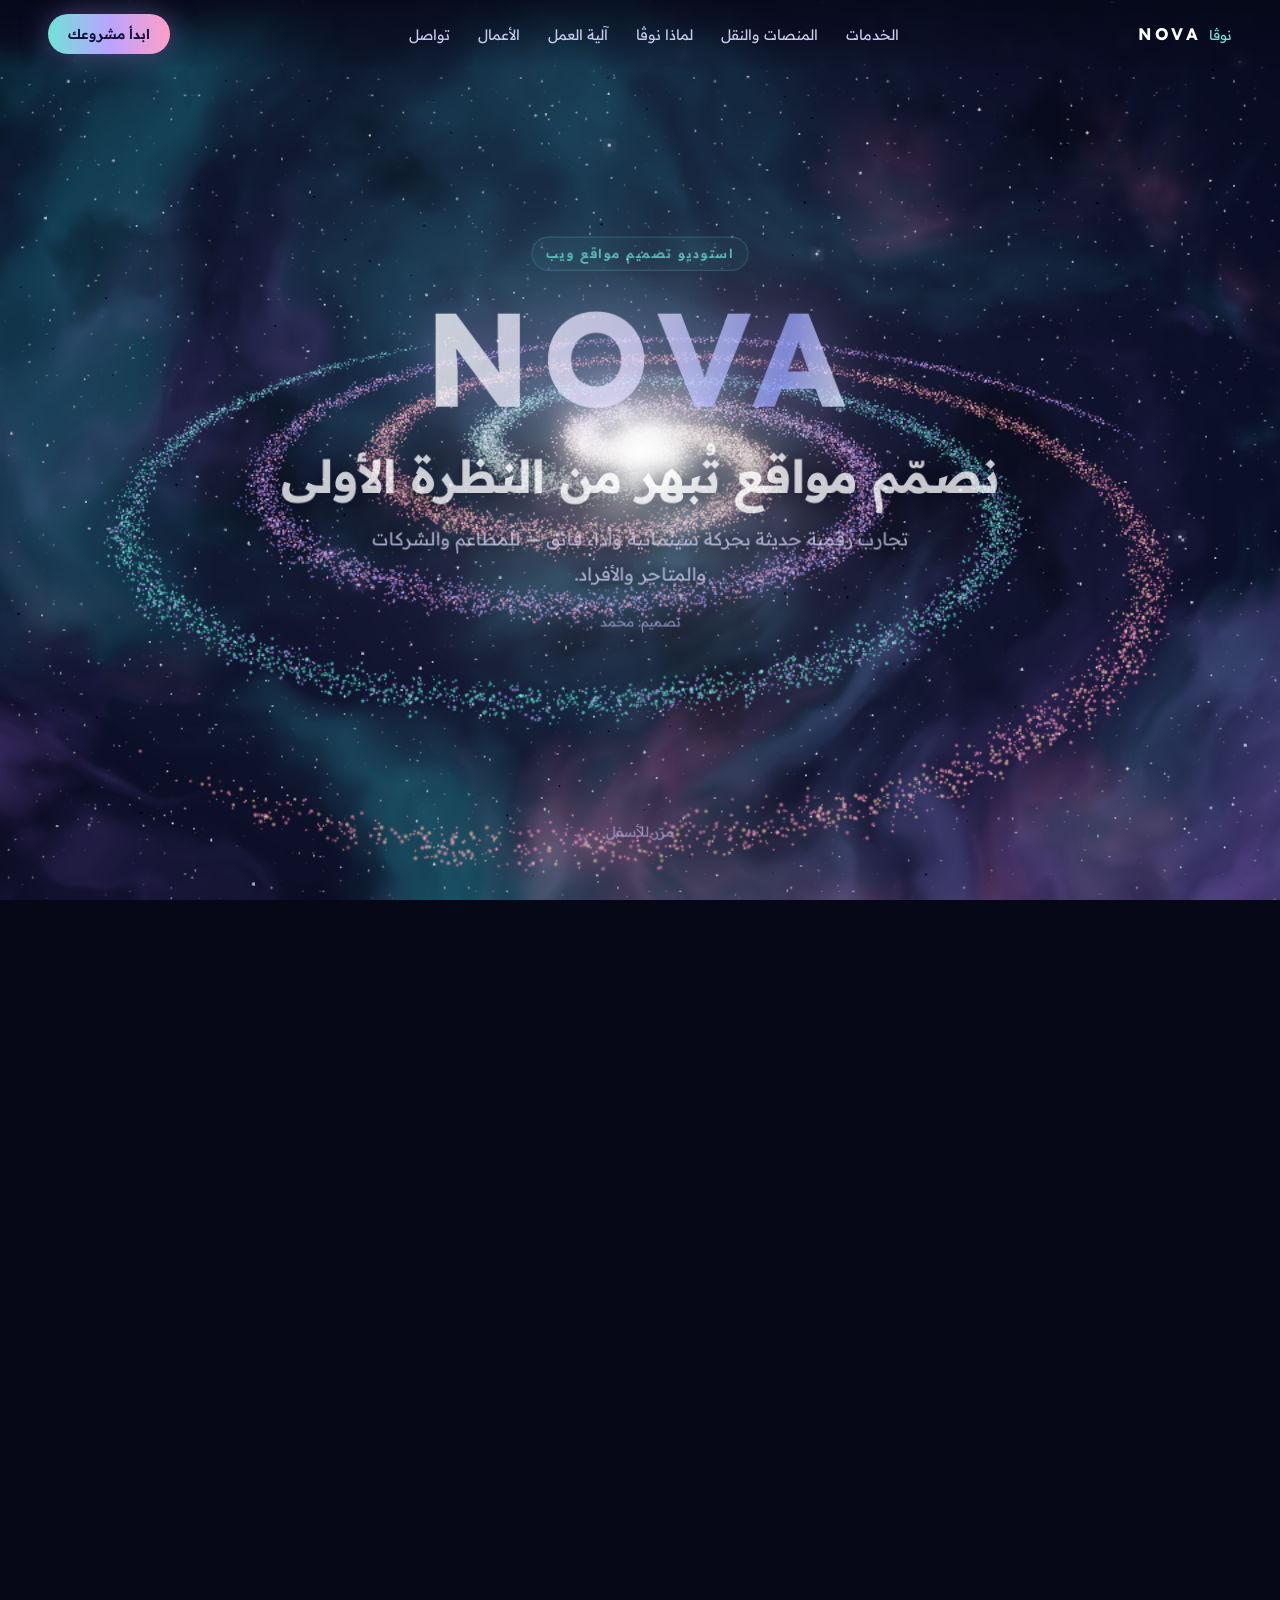
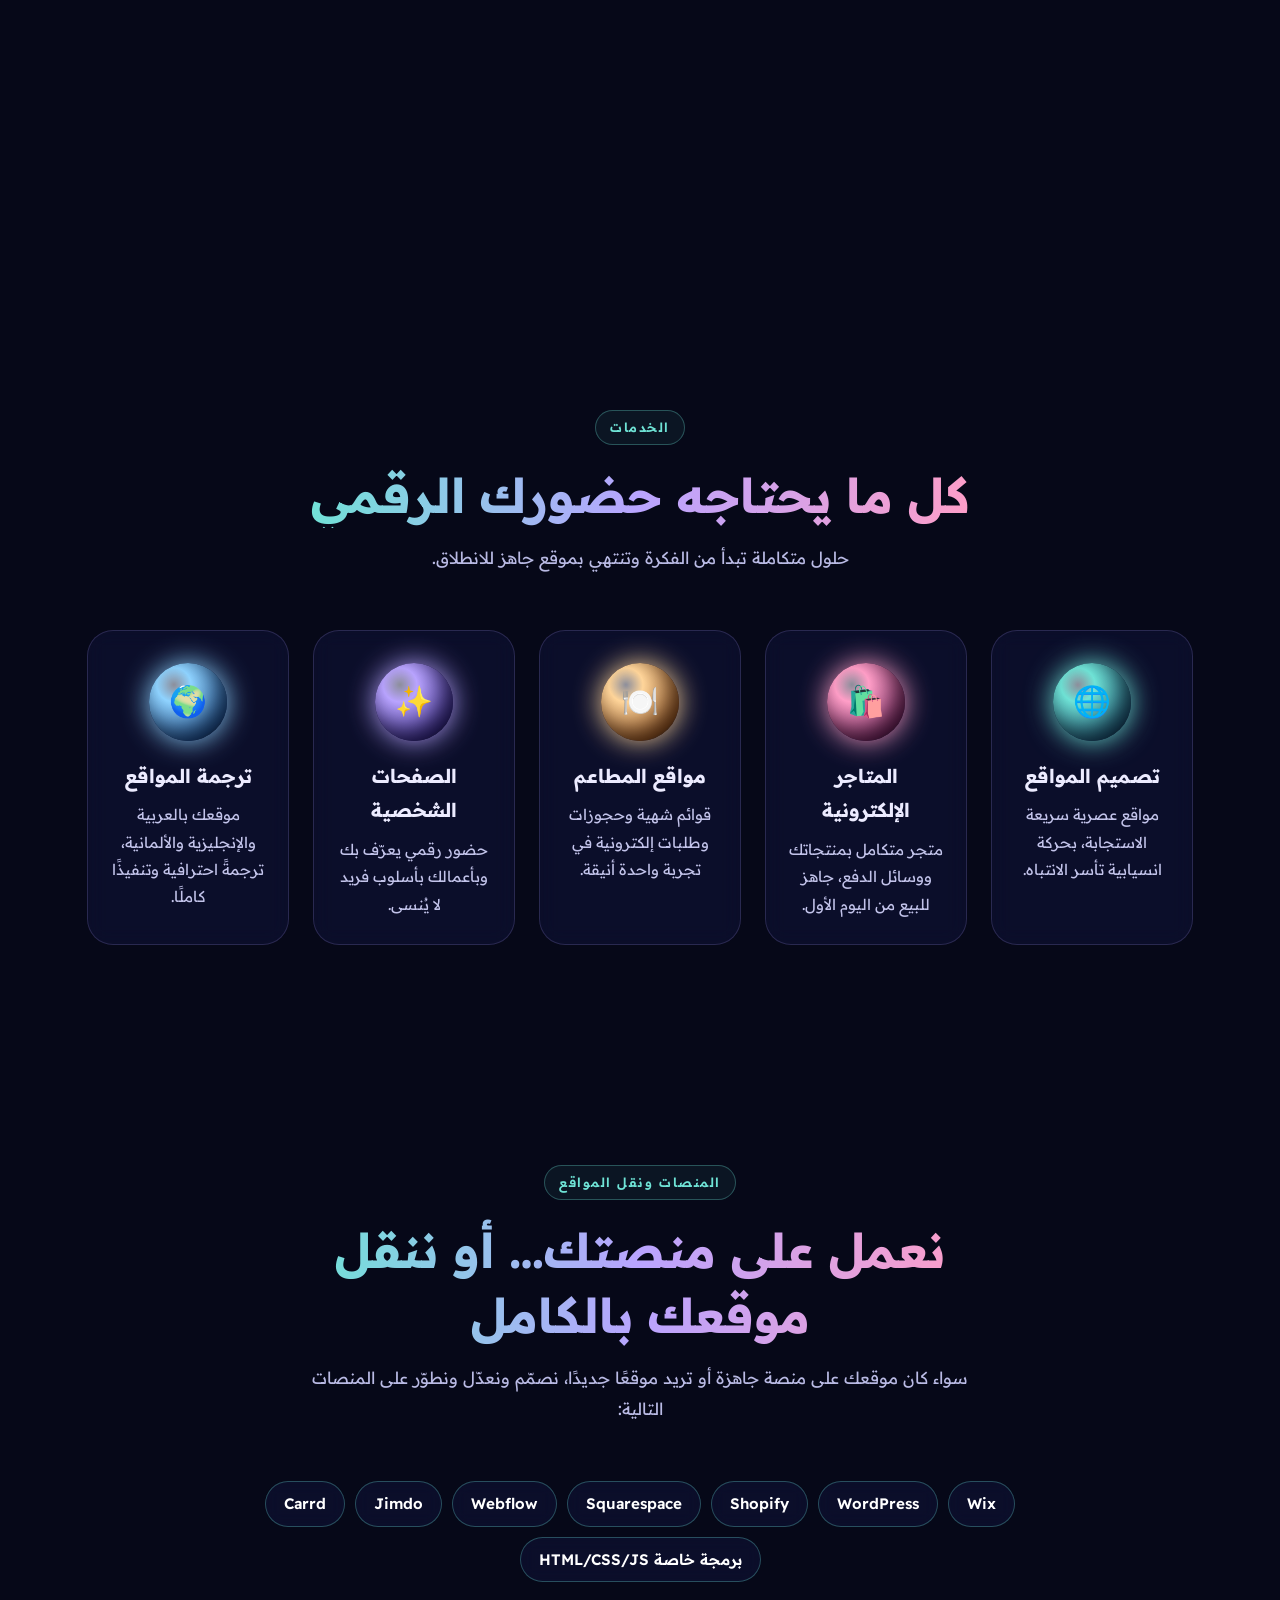
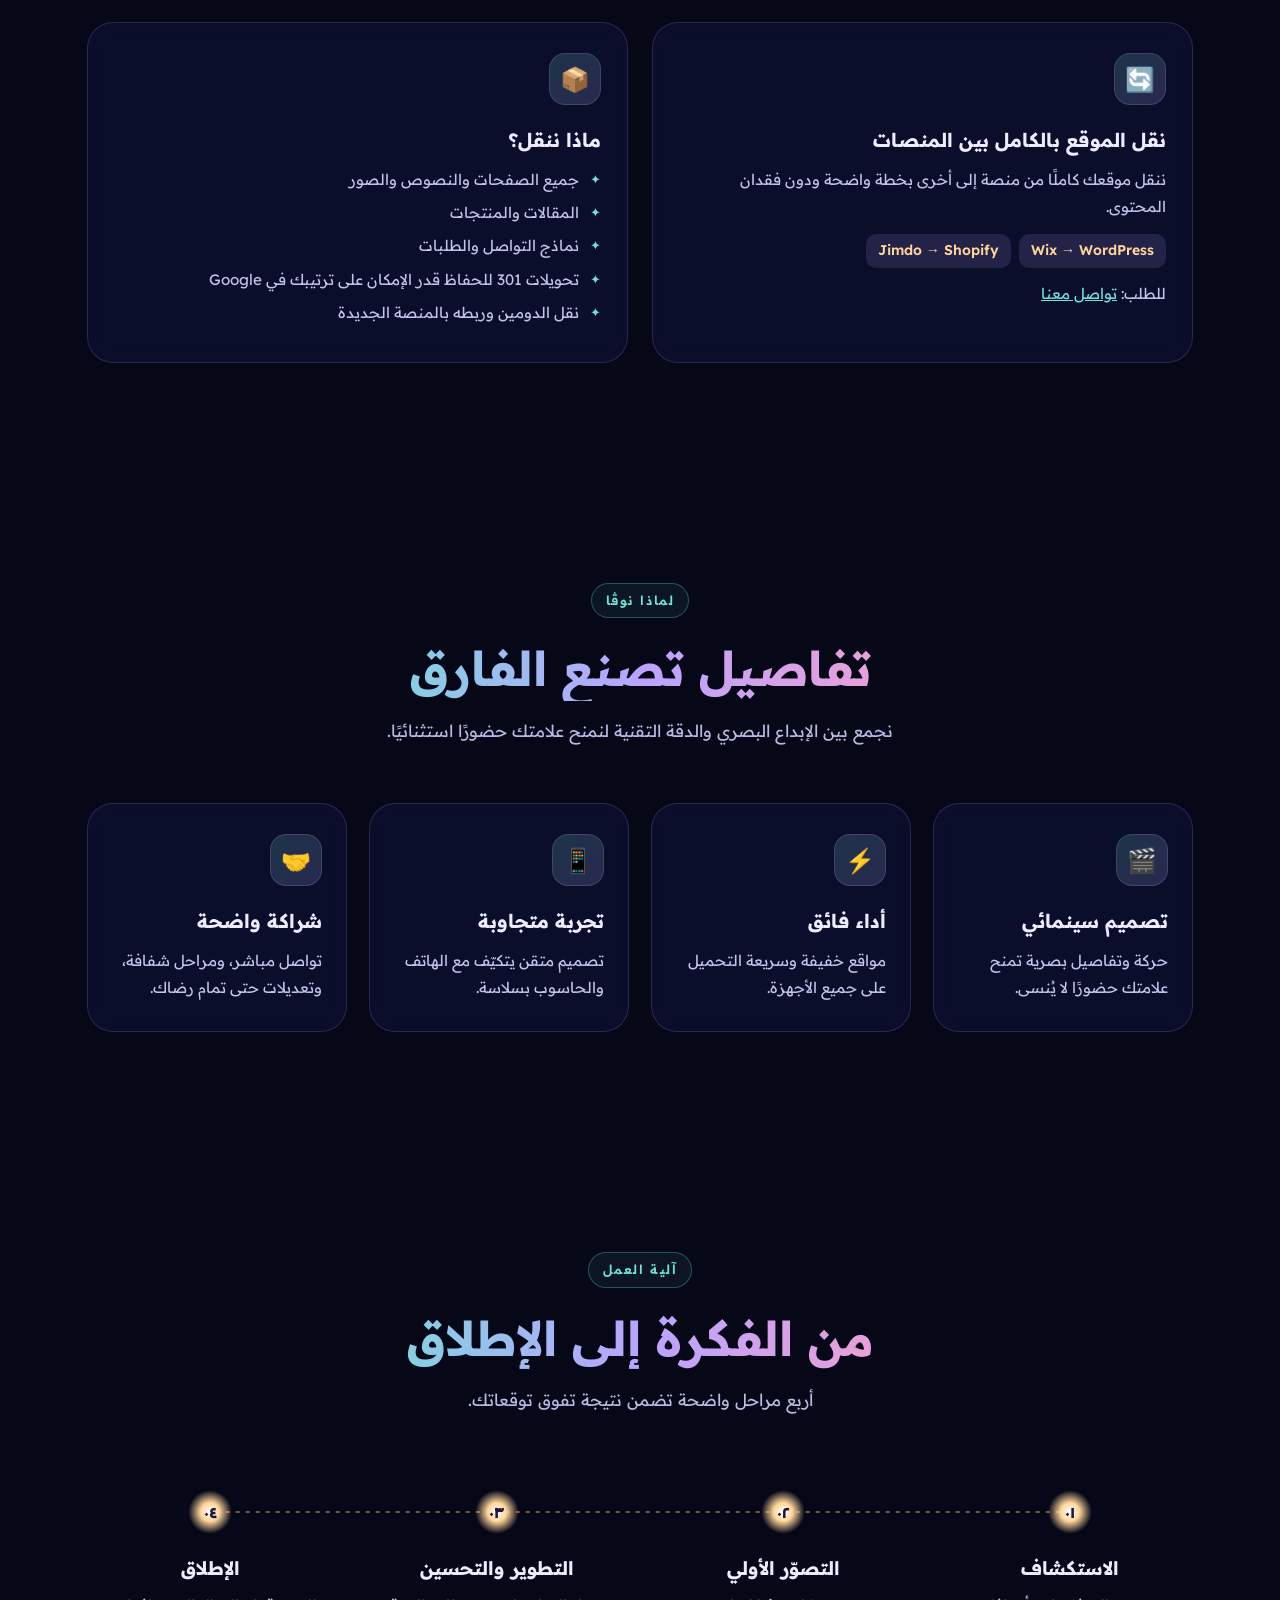
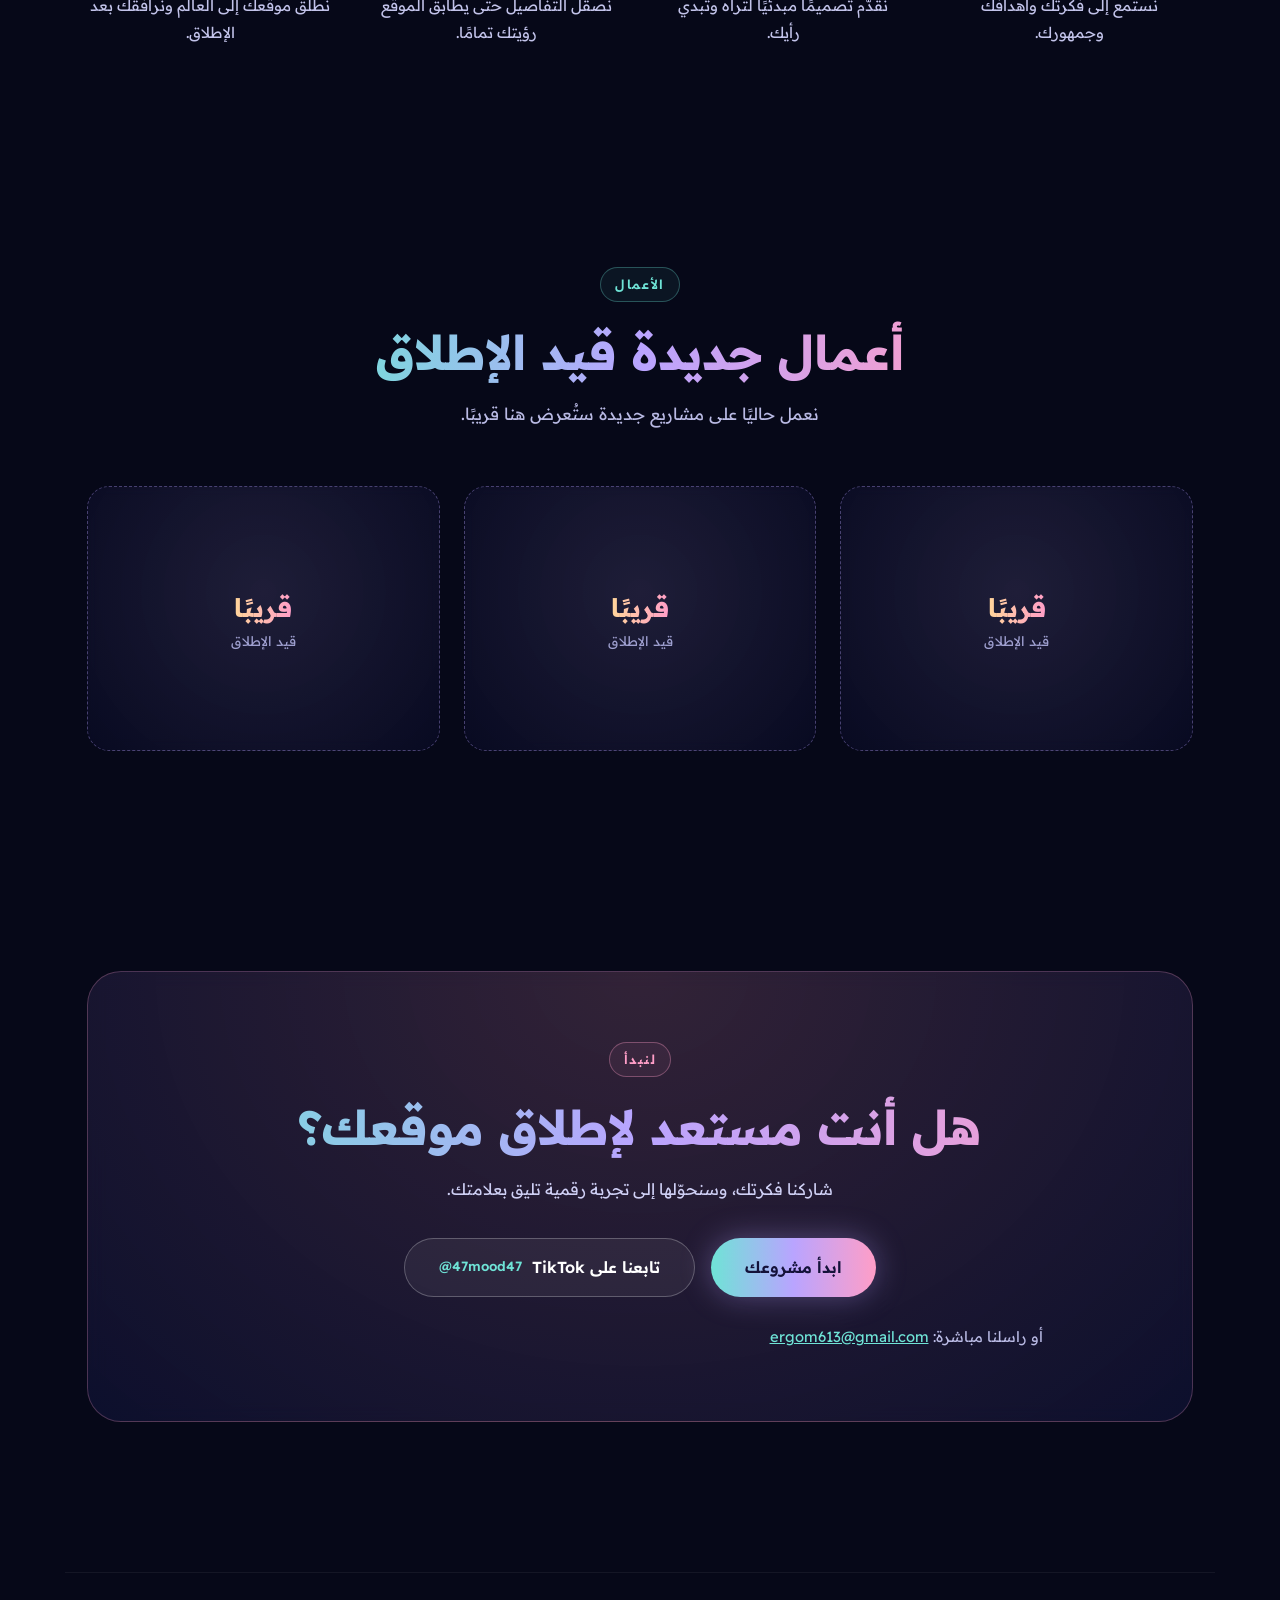
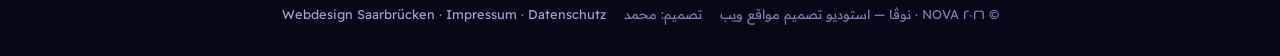
<file: index.html>
<!doctype html><html lang="ar" dir="rtl"><head><meta charset="utf-8"><meta name="viewport" content="width=device-width,initial-scale=1,viewport-fit=cover">
<title>NOVA · نوڤا — استوديو تصميم مواقع ويب</title>
<meta name="description" content="نوڤا: استوديو تصميم مواقع حديثة ومتحركة للمطاعم والشركات والمتاجر والأفراد.">
<meta property="og:title" content="NOVA · نوڤا — استوديو تصميم مواقع ويب"><meta name="theme-color" content="#060818">
<link rel="stylesheet" href="assets/fonts.css"><link rel="canonical" href="https://alphamhs614-cmd.github.io/mohammad-webdesign/"><link rel="alternate" hreflang="de" href="https://alphamhs614-cmd.github.io/mohammad-webdesign/webdesign-saarbruecken/">
<script>
/* ================= CONFIG — عدّل كل المحتوى من هون ================= */
const CONFIG={
 brand:"NOVA", brandAr:"نوڤا", byline:"تصميم: محمد",
 nav:[{label:"الخدمات",href:"#services"},{label:"المنصات والنقل",href:"#platforms"},{label:"لماذا نوڤا",href:"#why"},{label:"آلية العمل",href:"#how"},{label:"الأعمال",href:"#work"},{label:"تواصل",href:"#contact"}],
 navCta:"ابدأ مشروعك",
 heroEyebrow:"استوديو تصميم مواقع ويب",
 heroTitle:"نصمّم مواقع تُبهر من النظرة الأولى",
 heroSub:"تجارب رقمية حديثة بحركة سينمائية وأداء فائق — للمطاعم والشركات والمتاجر والأفراد.",
 heroHint:"مرّر للأسفل",
 particleText:"NOVA",
 captions:{fly:"كل فكرة عظيمة تبدأ بنجمة", collapse:"تتكثّف الرؤية في نقطة واحدة…", burst:"ثم تنفجر إبداعًا",
  text:"لا نصمّم صفحاتٍ فحسب، بل نصنع عوالم رقمية تروي قصتك.", disk:"نستقطب أفكارك ونصوغها تجربةً لا تُنسى", planets:"منظومة خدمات متكاملة"},
 servicesHead:{eyebrow:"الخدمات",title:"كل ما يحتاجه حضورك الرقمي",lead:"حلول متكاملة تبدأ من الفكرة وتنتهي بموقع جاهز للانطلاق."},
 services:[
  {icon:"🌐",title:"تصميم المواقع",short:"مواقع",text:"مواقع عصرية سريعة الاستجابة، بحركة انسيابية تأسر الانتباه.",colors:["#6fe3d6","#1c4f6b"]},
  {icon:"🛍️",title:"المتاجر الإلكترونية",short:"متاجر",text:"متجر متكامل بمنتجاتك ووسائل الدفع، جاهز للبيع من اليوم الأول.",colors:["#ff9ec7","#6b2458"]},
  {icon:"🍽️",title:"مواقع المطاعم",short:"مطاعم",text:"قوائم شهية وحجوزات وطلبات إلكترونية في تجربة واحدة أنيقة.",colors:["#ffd59a","#8a4f22"]},
  {icon:"✨",title:"الصفحات الشخصية",short:"صفحات شخصية",text:"حضور رقمي يعرّف بك وبأعمالك بأسلوب فريد لا يُنسى.",colors:["#b9a4ff","#35287e"]},
  {icon:"🌍",title:"ترجمة المواقع",short:"ترجمة",text:"موقعك بالعربية والإنجليزية والألمانية، ترجمةً احترافية وتنفيذًا كاملًا.",colors:["#8fd3ff","#1f4b86"]}
 ],
 whyHead:{eyebrow:"لماذا نوڤا",title:"تفاصيل تصنع الفارق",lead:"نجمع بين الإبداع البصري والدقة التقنية لنمنح علامتك حضورًا استثنائيًا."},
 why:[
  {icon:"🎬",title:"تصميم سينمائي",text:"حركة وتفاصيل بصرية تمنح علامتك حضورًا لا يُنسى."},
  {icon:"⚡",title:"أداء فائق",text:"مواقع خفيفة وسريعة التحميل على جميع الأجهزة."},
  {icon:"📱",title:"تجربة متجاوبة",text:"تصميم متقن يتكيّف مع الهاتف والحاسوب بسلاسة."},
  {icon:"🤝",title:"شراكة واضحة",text:"تواصل مباشر، ومراحل شفافة، وتعديلات حتى تمام رضاك."}
 ],
 stepsHead:{eyebrow:"آلية العمل",title:"من الفكرة إلى الإطلاق",lead:"أربع مراحل واضحة تضمن نتيجة تفوق توقعاتك."},
 steps:[{title:"الاستكشاف",text:"نستمع إلى فكرتك وأهدافك وجمهورك."},{title:"التصوّر الأولي",text:"نقدّم تصميمًا مبدئيًا لتراه وتبدي رأيك."},
  {title:"التطوير والتحسين",text:"نصقل التفاصيل حتى يطابق الموقع رؤيتك تمامًا."},{title:"الإطلاق",text:"نطلق موقعك إلى العالم ونرافقك بعد الإطلاق."}],
 numerals:["٠١","٠٢","٠٣","٠٤"],
 workHead:{eyebrow:"الأعمال",title:"أعمال جديدة قيد الإطلاق",lead:"نعمل حاليًا على مشاريع جديدة ستُعرض هنا قريبًا."},
 portfolio:[ /* لما يجهز شغل جديد: {title:"…",type:"…",url:"https://…",image:"…"} */
  {title:"قريبًا",type:"قيد الإطلاق"},{title:"قريبًا",type:"قيد الإطلاق"},{title:"قريبًا",type:"قيد الإطلاق"}],
 contact:{eyebrow:"لنبدأ",title:"هل أنت مستعد لإطلاق موقعك؟",text:"شاركنا فكرتك، وسنحوّلها إلى تجربة رقمية تليق بعلامتك.",label:"ابدأ مشروعك",url:"mailto:ergom613@gmail.com?subject=%D8%B7%D9%84%D8%A8%20%D9%85%D9%88%D9%82%D8%B9%20%D8%A5%D9%84%D9%83%D8%AA%D8%B1%D9%88%D9%86%D9%8A%20%E2%80%93%20NOVA" /* ← رابط التواصل (إيميل) */,email:"ergom613@gmail.com"},
 tiktokLabel:"تابعنا على TikTok",tiktokUrl:"https://www.tiktok.com/@47mood47",tiktokHandle:"@47mood47",
 footer:"© ٢٠٢٦ NOVA · نوڤا — استوديو تصميم مواقع ويب",footerBy:"تصميم: محمد"
};
</script>
<style>
:root{--bg:#060818;--v:#b9a4ff;--t:#6fe3d6;--p:#ff9ec7;--g:#ffd59a;--tx:#ecebff}
*{box-sizing:border-box;margin:0;padding:0}html{background:var(--bg);overflow-x:clip}
body{font-family:"Readex Pro",sans-serif;color:var(--tx);background:var(--bg);overflow-x:clip;line-height:1.8;-webkit-font-smoothing:antialiased}
#gl{position:fixed;inset:0;width:100%;height:100%;z-index:0;display:block}
#fx{position:fixed;inset:0;width:100%;height:100%;z-index:1;pointer-events:none}
#veil{position:fixed;inset:0;z-index:1;pointer-events:none;background:#060818;opacity:0}
#stage{position:fixed;inset:0;z-index:2;pointer-events:none}
.cap{position:absolute;left:0;right:0;text-align:center;padding:0 22px;opacity:0;will-change:opacity,transform}
.cap.low{bottom:13vh;font-size:clamp(1.15rem,3.4vw,1.9rem);font-weight:600;color:#fff;text-shadow:0 2px 20px #060818,0 0 30px rgba(185,164,255,.35)}
.cap.top{top:9vh;font-size:clamp(1.5rem,5vw,2.6rem);font-weight:700}
#hero{top:0;bottom:0;display:flex;flex-direction:column;align-items:center;justify-content:center;opacity:1}
.brand{font-size:clamp(4.2rem,17vw,11rem);font-weight:700;letter-spacing:.08em;line-height:1;direction:ltr;
 background:linear-gradient(100deg,#fff 0%,#e3dcff 25%,#9aa6ff 42%,#fff 52%,#ffc4de 70%,#ffe2b0 90%);background-size:200% 100%;-webkit-background-clip:text;background-clip:text;color:transparent;
 filter:drop-shadow(0 0 28px rgba(185,164,255,.45));animation:sheen 9s ease-in-out infinite}
@keyframes sheen{50%{background-position:100% 0}}
.brandAr{margin-top:.4em;font-size:clamp(1.1rem,3.4vw,1.7rem);color:var(--t);letter-spacing:.04em}
.byline{font-size:.85rem;color:#a7a6d6;margin-top:4px}
#hero p{max-width:620px;margin-top:20px;font-size:clamp(1rem,2.4vw,1.2rem);color:#d6d6f7;text-shadow:0 2px 14px #060818}
.hint{position:absolute;bottom:30px;font-size:.9rem;color:#a9a8d8;animation:bob 3s ease-in-out infinite}@keyframes bob{50%{transform:translateY(8px)}}
.grad{background:linear-gradient(90deg,var(--t),var(--v),var(--p));-webkit-background-clip:text;background-clip:text;color:transparent}
.plabel{position:absolute;transform:translate(50%,-50%);font-size:clamp(.72rem,1.6vw,.95rem);font-weight:600;white-space:nowrap;padding:4px 12px;border-radius:99px;background:rgba(10,12,40,.55);border:1px solid rgba(255,255,255,.18);backdrop-filter:blur(6px);opacity:0}
#story{height:1100vh}
section.c{padding:110px 22px;max-width:1150px;margin:0 auto;position:relative;z-index:3}
h2{font-size:clamp(1.8rem,5vw,2.8rem);text-align:center;margin-bottom:50px}
.grid{display:grid;gap:24px;grid-template-columns:repeat(auto-fit,minmax(200px,1fr))}
.card{padding:32px 22px 26px;border-radius:26px;background:rgba(16,19,54,.62);border:1px solid rgba(185,164,255,.18);backdrop-filter:blur(10px);text-align:center;transition:transform .5s,box-shadow .5s}
.card:hover{transform:translateY(-6px);box-shadow:0 0 40px rgba(111,227,214,.16)}
.orb{width:78px;height:78px;margin:0 auto 18px;border-radius:50%;display:grid;place-items:center;font-size:1.9rem;background:radial-gradient(circle at 32% 28%,#fff8 0,var(--c1) 22%,var(--c2) 75%,#0008 100%);box-shadow:0 0 28px var(--c1),inset -8px -10px 18px #0007}
.card h3{font-size:1.2rem;margin-bottom:8px}.card p{color:#c2c3ea;font-size:.95rem}
.soon{aspect-ratio:4/3;border-radius:22px;border:1px dashed rgba(185,164,255,.35);display:flex;flex-direction:column;align-items:center;justify-content:center;background:radial-gradient(circle at 50% 40%,rgba(185,164,255,.14),rgba(10,12,40,.6));color:#fff;text-decoration:none;backdrop-filter:blur(6px)}
.soon b{font-size:1.6rem;background:linear-gradient(90deg,var(--g),var(--p));-webkit-background-clip:text;background-clip:text;color:transparent}.soon small{color:#9fa0d0}
.const{position:relative;display:grid;gap:40px;grid-template-columns:repeat(4,1fr)}
.const svg{position:absolute;inset:0;width:100%;height:100%;overflow:visible;pointer-events:none}
.step{position:relative;text-align:center;padding-top:80px}
.step .star{position:absolute;top:18px;left:50%;transform:translateX(-50%);width:44px;height:44px;border-radius:50%;background:radial-gradient(circle,#fff 0,var(--g) 30%,rgba(255,213,154,0) 70%);display:grid;place-items:center;font-weight:700;color:#1b1840}
.step h3{margin-bottom:6px}.step p{color:#c2c3ea;font-size:.95rem}
.cta{text-align:center;padding:70px 26px;border-radius:34px;background:radial-gradient(ellipse at top,rgba(255,158,199,.18),rgba(16,19,54,.7));border:1px solid rgba(255,158,199,.25);backdrop-filter:blur(10px)}
.cta p{color:#cfd0f5;margin:-30px 0 30px}
.btns{display:flex;gap:16px;justify-content:center;flex-wrap:wrap}
.btn{display:inline-flex;align-items:center;gap:10px;padding:14px 34px;border-radius:99px;font-weight:600;text-decoration:none;color:#14123a;background:linear-gradient(90deg,var(--t),var(--v),var(--p));box-shadow:0 0 30px rgba(185,164,255,.35);transition:transform .3s}
.btn:hover{transform:scale(1.05)}.btn.ghost{background:rgba(255,255,255,.06);color:#fff;border:1px solid rgba(255,255,255,.25);box-shadow:none}.btn.ghost small{color:var(--t);direction:ltr}
.cta .mail{margin:26px 0 0!important;font-size:.92rem;color:#b9bae4}.cta .mail a{color:var(--t)}
footer .legal a{color:#9fa0d0;text-decoration:none}footer .legal a:hover{color:#fff}
footer{position:relative;z-index:3;text-align:center;padding:30px;font-size:.8rem;color:#7d7eb0}
.chips{display:flex;flex-wrap:wrap;justify-content:center;gap:10px;list-style:none;margin:0 auto 40px;max-width:820px}
.chips li{padding:8px 18px;border-radius:99px;background:rgba(16,19,54,.62);border:1px solid rgba(111,227,214,.3);backdrop-filter:blur(8px);font-weight:600;font-size:.95rem;color:#fff}
.chips li[dir=ltr]{direction:ltr}
.mig{display:grid;gap:24px;grid-template-columns:repeat(2,1fr)}
.mig .card{text-align:right;padding:30px 26px}
.mig .ex{display:flex;flex-wrap:wrap;gap:8px;margin:14px 0 4px}
.mig .ex span{direction:ltr;padding:4px 12px;border-radius:10px;background:rgba(185,164,255,.14);color:var(--g);font-size:.88rem;font-weight:600}
.mig ul{list-style:none;color:#c2c3ea;font-size:.95rem}
.mig li{position:relative;padding-right:22px;margin-bottom:6px}.mig li::before{content:"✦";position:absolute;right:0;color:var(--t);font-size:.8rem;top:.15em}
.mig a{color:var(--t)}
.mig .ic{width:52px;height:52px;border-radius:16px;display:grid;place-items:center;font-size:1.5rem;background:linear-gradient(135deg,rgba(111,227,214,.18),rgba(185,164,255,.18));border:1px solid rgba(255,255,255,.12);margin-bottom:18px}
@media(max-width:760px){.mig{grid-template-columns:1fr}}
.fade{opacity:0;transform:translateY(40px)}
@media(max-width:760px){.const{grid-template-columns:1fr;gap:10px}.const svg{display:none}.step{padding:0 70px 0 0;text-align:right}.step .star{left:auto;right:0;top:0;transform:none}section.c{padding:80px 18px}}
@media(prefers-reduced-motion:reduce){*{animation:none!important;transition:none!important}.fade{opacity:1;transform:none}}

nav.top{position:fixed;top:0;left:0;right:0;z-index:10;display:flex;align-items:center;justify-content:space-between;gap:20px;padding:14px clamp(18px,4vw,48px);background:linear-gradient(#060818cc,#06081800);backdrop-filter:blur(6px)}
nav.top .logo{font-weight:700;letter-spacing:.2em;direction:ltr;text-decoration:none;color:#fff;font-size:1.05rem}
nav.top .logo span{color:var(--t);letter-spacing:0;font-weight:400;margin-left:8px;font-size:.85rem}
nav.top ul{display:flex;gap:28px;list-style:none}nav.top ul a{color:#c9c9ee;text-decoration:none;font-size:.9rem;transition:color .3s}nav.top ul a:hover{color:#fff}
nav.top .nb{padding:8px 20px;font-size:.85rem}
.eyebrow{display:inline-block;font-size:.8rem;font-weight:600;letter-spacing:.12em;color:var(--t);padding:5px 14px;border:1px solid rgba(111,227,214,.3);border-radius:99px;background:rgba(111,227,214,.06);margin-bottom:18px}
.head{text-align:center;max-width:680px;margin:0 auto 56px}.head h2{margin-bottom:14px}.head p{color:#b9bae4;font-size:1.05rem;line-height:1.9}
h2{font-size:clamp(1.9rem,4.6vw,3rem);line-height:1.35;font-weight:700}
#hero h1{font-size:clamp(1.5rem,4.4vw,2.9rem);font-weight:700;line-height:1.4;margin-top:22px;max-width:820px;color:#fff;text-shadow:0 2px 24px #060818}
#hero .sub{max-width:600px;margin-top:14px;font-size:clamp(.98rem,2.2vw,1.15rem);line-height:1.95;color:#d0d0f2;text-shadow:0 2px 14px #060818}
#hero .eyebrow{margin:0 0 20px}
.brand{font-size:clamp(3.6rem,13vw,8.5rem)!important}
.byline{margin-top:18px!important}
.why{display:grid;gap:22px;grid-template-columns:repeat(4,1fr)}
.why .card{text-align:right;padding:30px 24px}.why .ic{width:52px;height:52px;border-radius:16px;display:grid;place-items:center;font-size:1.5rem;background:linear-gradient(135deg,rgba(111,227,214,.18),rgba(185,164,255,.18));border:1px solid rgba(255,255,255,.12);margin-bottom:18px}
.svc{grid-template-columns:repeat(5,1fr)}.work{grid-template-columns:repeat(3,1fr)}
.step .star{font-size:.95rem}
.cta .eyebrow{color:var(--p);border-color:rgba(255,158,199,.35);background:rgba(255,158,199,.06)}
.cta h2{margin-bottom:14px}.cta p{margin:0 auto 34px!important;max-width:520px;line-height:1.9}
footer{display:flex;justify-content:center;gap:18px;flex-wrap:wrap;border-top:1px solid rgba(255,255,255,.06);max-width:1150px;margin:40px auto 0}
@media(max-width:1000px){.svc{grid-template-columns:repeat(3,1fr)}.why{grid-template-columns:repeat(2,1fr)}nav.top ul{display:none}}
@media(max-width:620px){.svc,.why,.work{grid-template-columns:1fr}.svc .card{display:grid;grid-template-columns:64px 1fr;text-align:right;gap:0 16px;align-items:center;padding:22px}.svc .orb{width:58px;height:58px;font-size:1.4rem;margin:0;grid-row:span 2}.svc h3{margin:0}.work .soon{aspect-ratio:16/7}.head{margin-bottom:40px}}
</style></head><body>
<canvas id="gl"></canvas><canvas id="fx"></canvas><div id="veil"></div>
<nav class="top"><a class="logo" href="#" id="logo"></a><ul id="navl"></ul><a class="btn nb" id="navc"></a></nav>
<div id="stage">
 <div class="cap" id="hero"><span class="eyebrow" id="hEy"></span><div class="brand" id="brand"></div><h1 id="hT"></h1><p class="sub" id="hS"></p><div class="byline" id="byline"></div><div class="hint" id="hint"></div></div>
 <div class="cap low" id="c_fly"></div><div class="cap low" id="c_collapse"></div><div class="cap low" id="c_burst"></div>
 <div class="cap low" id="c_text"></div><div class="cap low" id="c_disk"></div><div class="cap top grad" id="c_planets"></div>
 <div id="labels"></div>
</div>
<main>
 <div id="story"></div>
 <section class="c" id="services"><div class="head" id="h_services"></div><div class="grid svc" id="sv"></div></section>
 <section class="c" id="platforms"><div class="head"><span class="eyebrow">المنصات ونقل المواقع</span><h2 class="grad">نعمل على منصتك… أو ننقل موقعك بالكامل</h2><p>سواء كان موقعك على منصة جاهزة أو تريد موقعًا جديدًا، نصمّم ونعدّل ونطوّر على المنصات التالية:</p></div>
  <ul class="chips fade" aria-label="المنصات"><li dir="ltr">Wix</li><li dir="ltr">WordPress</li><li dir="ltr">Shopify</li><li dir="ltr">Squarespace</li><li dir="ltr">Webflow</li><li dir="ltr">Jimdo</li><li dir="ltr">Carrd</li><li>برمجة خاصة <span dir="ltr">HTML/CSS/JS</span></li></ul>
  <div class="mig">
   <div class="card fade"><div class="ic">🔄</div><h3>نقل الموقع بالكامل بين المنصات</h3><p>ننقل موقعك كاملًا من منصة إلى أخرى بخطة واضحة ودون فقدان المحتوى.</p><div class="ex"><span>Wix → WordPress</span><span>Jimdo → Shopify</span></div><p style="margin-top:12px">للطلب: <a href="#contact">تواصل معنا</a></p></div>
   <div class="card fade"><div class="ic">📦</div><h3>ماذا ننقل؟</h3><ul><li>جميع الصفحات والنصوص والصور</li><li>المقالات والمنتجات</li><li>نماذج التواصل والطلبات</li><li>تحويلات <span dir="ltr">301</span> للحفاظ قدر الإمكان على ترتيبك في Google</li><li>نقل الدومين وربطه بالمنصة الجديدة</li></ul></div>
  </div>
 </section>
 <section class="c" id="why"><div class="head" id="h_why"></div><div class="why" id="wy"></div></section>
 <section class="c" id="how"><div class="head" id="h_how"></div><div class="const" id="st"><svg id="line" preserveAspectRatio="none"></svg></div></section>
 <section class="c" id="work"><div class="head" id="h_work"></div><div class="grid work" id="pf"></div></section>
 <section class="c" id="contact"><div class="cta fade"><span class="eyebrow" id="cEy"></span><h2 class="grad" id="ct"></h2><p id="cx"></p><div class="btns"><a class="btn" id="cb"></a><a class="btn ghost" id="tt" target="_blank" rel="noopener"></a></div><p class="mail">أو راسلنا مباشرة: <a href="mailto:ergom613@gmail.com" dir="ltr">ergom613@gmail.com</a></p></div></section>
</main><footer><span id="ft"></span><span id="ftb"></span><span class="legal"><a href="webdesign-saarbruecken/" lang="de">Webdesign Saarbrücken</a> · <a href="impressum/" lang="de">Impressum</a> · <a href="datenschutz/" lang="de">Datenschutz</a></span></footer>
<script src="assets/vendor/gsap.min.js"></script>
<script src="assets/vendor/ScrollTrigger.min.js"></script>
<script src="assets/vendor/lenis.min.js"></script>
<script type="importmap">{"imports":{"three":"./assets/vendor/three/build/three.module.js","three/addons/":"./assets/vendor/three/examples/jsm/"}}</script>
<script>
// ---- DOM content from CONFIG ----
const $=id=>document.getElementById(id),C=CONFIG;
$("logo").innerHTML=`${C.brand}<span>${C.brandAr}</span>`;$("navl").innerHTML=C.nav.map(n=>`<li><a href="${n.href}">${n.label}</a></li>`).join("");$("navc").textContent=C.navCta;$("navc").href="#contact";
$("hEy").textContent=C.heroEyebrow;$("brand").textContent=C.brand;$("hT").textContent=C.heroTitle;$("hS").textContent=C.heroSub;$("byline").textContent=C.byline;$("hint").textContent=C.heroHint;
for(const k in C.captions)$("c_"+k).textContent=C.captions[k];
const head=(id,h)=>$(id).innerHTML=`<span class="eyebrow">${h.eyebrow}</span><h2 class="grad">${h.title}</h2><p>${h.lead}</p>`;
head("h_services",C.servicesHead);head("h_why",C.whyHead);head("h_how",C.stepsHead);head("h_work",C.workHead);
$("sv").innerHTML=C.services.map(s=>`<div class="card fade"><div class="orb" style="--c1:${s.colors[0]};--c2:${s.colors[1]}">${s.icon}</div><h3>${s.title}</h3><p>${s.text}</p></div>`).join("");
$("wy").innerHTML=C.why.map(w=>`<div class="card fade"><div class="ic">${w.icon}</div><h3>${w.title}</h3><p>${w.text}</p></div>`).join("");
$("pf").innerHTML=C.portfolio.map(p=>`<a class="soon fade" ${p.url?`href="${p.url}" target="_blank" rel="noopener"`:""} ${p.image?`style="background:url(${p.image}) center/cover"`:""}><b>${p.title}</b><small>${p.type||""}</small></a>`).join("");
$("st").insertAdjacentHTML("beforeend",C.steps.map((s,i)=>`<div class="step fade"><div class="star">${C.numerals[i]||i+1}</div><h3>${s.title}</h3><p>${s.text}</p></div>`).join(""));
$("cEy").textContent=C.contact.eyebrow;$("ct").textContent=C.contact.title;$("cx").textContent=C.contact.text;$("cb").textContent=C.contact.label;$("cb").href=C.contact.url;
$("tt").innerHTML=`${C.tiktokLabel} <small>${C.tiktokHandle}</small>`;$("tt").href=C.tiktokUrl;$("ft").textContent=C.footer;$("ftb").textContent=C.footerBy;
const MOBL=innerWidth<620;$("labels").innerHTML=C.services.map((s,i)=>`<div class="plabel" id="pl${i}" style="color:${s.colors[0]}">${s.icon} ${MOBL?s.short:s.title}</div>`).join("");
function drawLine(){const sv=$("line"),r=$("st").getBoundingClientRect(),pts=[...document.querySelectorAll(".step .star")].map(e=>{const b=e.getBoundingClientRect();return[b.left-r.left+22,b.top-r.top+22]});
 sv.setAttribute("viewBox",`0 0 ${r.width} ${r.height}`);sv.innerHTML=`<polyline points="${pts.map(p=>p.join(",")).join(" ")}" fill="none" stroke="rgba(255,213,154,.55)" stroke-width="1.5" stroke-dasharray="4 6"/>`}
drawLine();addEventListener("resize",drawLine);
</script>
<script type="module">
import * as THREE from "three";
import {EffectComposer} from "three/addons/postprocessing/EffectComposer.js";
import {RenderPass} from "three/addons/postprocessing/RenderPass.js";
import {UnrealBloomPass} from "three/addons/postprocessing/UnrealBloomPass.js";
import {ShaderPass} from "three/addons/postprocessing/ShaderPass.js";
import {OutputPass} from "three/addons/postprocessing/OutputPass.js";
const RM=matchMedia("(prefers-reduced-motion: reduce)").matches;
const MOB=Math.min(innerWidth,innerHeight)<700||matchMedia("(pointer:coarse)").matches;
const Q={pr:Math.min(devicePixelRatio,MOB?1.25:1.75),N:MOB?16000:42000,bloom:true};
const cl=(x,a=0,b=1)=>Math.min(b,Math.max(a,x)),sm=x=>x*x*(3-2*x),ramp=(p,a,b)=>sm(cl((p-a)/(b-a))),win=(p,a,b,f=.025)=>ramp(p,a-f,a)*(1-ramp(p,b,b+f));
const R=new THREE.WebGLRenderer({canvas:$("gl"),antialias:false,powerPreference:"high-performance"});
R.setPixelRatio(Q.pr);R.setClearColor(0x060818);R.toneMapping=THREE.ACESFilmicToneMapping;R.toneMappingExposure=1.0;
const S=new THREE.Scene(),cam=new THREE.PerspectiveCamera(55,1,.1,1200);
const T={value:0};
// ---------- noise GLSL ----------
const NOISE=`float h21(vec2 p){p=fract(p*vec2(123.34,456.21));p+=dot(p,p+45.32);return fract(p.x*p.y);}
float vn(vec2 p){vec2 i=floor(p),f=fract(p);f=f*f*(3.-2.*f);return mix(mix(h21(i),h21(i+vec2(1,0)),f.x),mix(h21(i+vec2(0,1)),h21(i+vec2(1,1)),f.x),f.y);}
float fbm(vec2 p){float s=0.,a=.5;for(int i=0;i<5;i++){s+=a*vn(p);p=mat2(1.6,1.2,-1.2,1.6)*p;a*=.5;}return s;}`;
// ---------- nebula background ----------
const neb=new THREE.Mesh(new THREE.PlaneGeometry(2,2),new THREE.ShaderMaterial({depthWrite:false,depthTest:false,
 uniforms:{uTime:T,uAsp:{value:1},uOff:{value:new THREE.Vector2()},uI:{value:1},uHue:{value:0}},
 vertexShader:`varying vec2 vUv;void main(){vUv=uv;gl_Position=vec4(position.xy,.9999,1.);}`,
 fragmentShader:`varying vec2 vUv;uniform float uTime,uAsp,uI,uHue;uniform vec2 uOff;${NOISE}
 void main(){vec2 uv=(vUv-.5)*vec2(uAsp,1.)*1.6+uOff;float t=uTime*.012;
  vec2 q=vec2(fbm(uv*1.3+t),fbm(uv*1.3-t+5.2));vec2 r=vec2(fbm(uv*1.7+q*1.8+vec2(1.7,9.2)+t*.6),fbm(uv*1.7+q*1.8+vec2(8.3,2.8)-t*.4));
  float n=fbm(uv*1.2+r*2.);
  vec3 base=vec3(.018,.022,.062);
  vec3 vio=vec3(.36,.22,.68),tea=vec3(.08,.42,.48),ros=vec3(.62,.24,.44),gold=vec3(.7,.5,.3);
  vec3 c=base;
  c+=vio*smoothstep(.35,.95,n)*.55;
  c+=tea*smoothstep(.45,1.,r.x)*.35*(1.-uHue*.5);
  c+=mix(ros,gold,uHue)*smoothstep(.5,1.,q.y*r.y*1.6)*.42;
  float dust=smoothstep(.55,.75,fbm(uv*4.+r));c*=1.-dust*.35;
  vec2 g=vUv*vec2(uAsp,1.)*260.;float st=pow(h21(floor(g)),140.)*smoothstep(.4,0.,length(fract(g)-.5));c+=st*vec3(.9,.9,1.)*.6;
  c*=uI*(1.-.55*length(vUv-.5));gl_FragColor=vec4(c,1.);}`}));
neb.frustumCulled=false;neb.renderOrder=-10;S.add(neb);
// ---------- parallax star layers ----------
const layers=[];[[1800,120,1.6],[1200,220,2.2],[600,360,2.8]].forEach(([n,rad,sz],li)=>{const p=new Float32Array(n*3),tw=new Float32Array(n);
 for(let i=0;i<n;i++){const v=new THREE.Vector3().randomDirection().multiplyScalar(rad*(.7+Math.random()*.3));p.set([v.x,v.y,v.z],i*3);tw[i]=Math.random()*6.28}
 const g=new THREE.BufferGeometry();g.setAttribute("position",new THREE.BufferAttribute(p,3));g.setAttribute("aTw",new THREE.BufferAttribute(tw,1));
 const m=new THREE.ShaderMaterial({transparent:true,depthWrite:false,blending:THREE.AdditiveBlending,uniforms:{uTime:T,uPix:{value:Q.pr},uS:{value:sz}},
  vertexShader:`attribute float aTw;uniform float uTime,uPix,uS;varying float vA;void main(){vA=.45+.55*sin(uTime*1.3+aTw*7.);gl_PointSize=uS*uPix;gl_Position=projectionMatrix*modelViewMatrix*vec4(position,1.);}`,
  fragmentShader:`varying float vA;void main(){float d=length(gl_PointCoord-.5);gl_FragColor=vec4(vec3(.85,.88,1.)*smoothstep(.5,0.,d)*vA*.8,1.);}`});
 const pts=new THREE.Points(g,m);S.add(pts);layers.push(pts)});
// ---------- main particle system (galaxy -> collapse -> burst -> text -> disk -> final) ----------
const N=Q.N,aGal=new Float32Array(N*3),aBurst=new Float32Array(N*3),aText=new Float32Array(N*3),aDisk=new Float32Array(N*3),aCol=new Float32Array(N*3),aRand=new Float32Array(N);
const pal=["#6fe3d6","#b9a4ff","#ff9ec7","#ffd59a","#8fa8ff"].map(c=>new THREE.Color(c));const gauss=()=>(Math.random()+Math.random()+Math.random()-1.5)/1.5;
for(let i=0;i<N;i++){const arm=i%3,r=Math.pow(Math.random(),1.5)*28+.4,a=arm/3*Math.PI*2+r*.36+gauss()*.35,sp=1.3*(1-r/34)+.25;
 const x=Math.cos(a)*r+gauss()*sp,z=Math.sin(a)*r+gauss()*sp,y=gauss()*(1.3*(1-r/30)+.12);aGal.set([Math.hypot(x,z),Math.atan2(z,x),y],i*3);
 const c=new THREE.Color("#fff3e2").lerp(pal[(arm+(Math.random()<.3?1:0))%5],cl(r/12)).multiplyScalar(.55+Math.random()*.5);aCol.set([c.r,c.g,c.b],i*3);
 const d=new THREE.Vector3().randomDirection();const k=Math.pow(Math.random(),.35);aBurst.set([d.x*k,d.y*k*.75,d.z*k],i*3);
 const dr=3.9+Math.pow(Math.random(),1.4)*12;aDisk.set([dr,Math.random()*6.283,gauss()*.12*(dr/5)],i*3);aRand[i]=Math.random()}
async function buildText(){try{await Promise.race([document.fonts.load('700 200px "Readex Pro"'),new Promise(r=>setTimeout(r,2500))])}catch(e){}
 const cv=document.createElement("canvas"),W=1000,H=300;cv.width=W;cv.height=H;const g=cv.getContext("2d");g.fillStyle="#fff";g.font='700 230px "Readex Pro", sans-serif';g.textAlign="center";g.textBaseline="middle";g.fillText(C.particleText,W/2,H/2+10);
 const data=g.getImageData(0,0,W,H).data,pts=[];for(let y=0;y<H;y+=2)for(let x=0;x<W;x+=2)if(data[(y*W+x)*4+3]>128)pts.push([x,y]);
 let minx=W,maxx=0;pts.forEach(p=>{minx=Math.min(minx,p[0]);maxx=Math.max(maxx,p[0])});
 const asp=innerWidth/innerHeight,dist=34*camK(),vis=2*dist*Math.tan(27.5*Math.PI/180)*asp,tw=Math.min(30,vis*.84),sc=tw/(maxx-minx);
 for(let i=0;i<N;i++){const p=pts[(Math.random()*pts.length)|0];aText.set([(p[0]-W/2)*sc+(Math.random()-.5)*sc*2,-(p[1]-H/2)*sc+(Math.random()-.5)*sc*2+1.2,(Math.random()-.5)*.6],i*3)}
 pg.attributes.aText.needsUpdate=true}
const pg=new THREE.BufferGeometry();pg.setAttribute("position",new THREE.BufferAttribute(new Float32Array(N*3),3));
[["aGal",aGal,3],["aBurst",aBurst,3],["aText",aText,3],["aDisk",aDisk,3],["aCol",aCol,3],["aRand",aRand,1]].forEach(([n,a,s])=>pg.setAttribute(n,new THREE.BufferAttribute(a,s)));
const PU={uTime:T,uC:{value:0},uB:{value:0},uBR:{value:0},uTx:{value:0},uD:{value:0},uF:{value:0},uPix:{value:Q.pr},uSize:{value:MOB?2.6:2.2},uMouse:{value:new THREE.Vector2(9,9)},uMOn:{value:0},uAsp:{value:1},uSpin:{value:RM?.2:1}};
const pm=new THREE.ShaderMaterial({uniforms:PU,transparent:true,depthWrite:false,blending:THREE.AdditiveBlending,
 vertexShader:`#define MAXS 14.
attribute vec3 aGal,aBurst,aText,aDisk,aCol;attribute float aRand;
 uniform float uTime,uC,uB,uBR,uTx,uD,uF,uPix,uSize,uMOn,uAsp,uSpin;uniform vec2 uMouse;varying vec3 vCol;varying float vA;
 float st(float x){return smoothstep(0.,1.,clamp(x*1.6-aRand*.6,0.,1.));}
 vec3 pol(vec3 g,float sp){float a=g.y+sp;return vec3(cos(a)*g.x,g.z,sin(a)*g.x);}
 void main(){
  vec3 gal=pol(aGal,uTime*uSpin*.045*(9./(aGal.x+5.)));
  vec3 p=mix(gal,gal*.015,st(uC));
  float burstOn=step(.0005,uB);
  vec3 b=aBurst*uBR+vec3(sin(uTime*.7+aRand*40.),cos(uTime*.6+aRand*30.),0.)*.15*uB;
  p=mix(p,b,burstOn);
  float tx=st(uTx);vec3 tp=aText+vec3(sin(uTime*1.3+aRand*60.),cos(uTime*1.1+aRand*50.),sin(uTime+aRand*20.))*.05;
  p=mix(p,tp,tx);
  vec3 dk=pol(aDisk,uTime*uSpin*1.1*pow(5./aDisk.x,1.5));float dd=st(uD);
  vec3 swirl=mix(p,dk,dd);float sw=sin(dd*3.1416);float ang=sw*2.2*(1.-aRand*.5);swirl.xz=mat2(cos(ang),-sin(ang),sin(ang),cos(ang))*swirl.xz;p=swirl;
  float ff=st(uF);p=mix(p,gal*1.9+vec3(0.,-2.,0.),ff);
  vec4 mv=modelViewMatrix*vec4(p,1.);vec4 cp=projectionMatrix*mv;
  vec2 ndc=cp.xy/cp.w;vec2 d=ndc-uMouse;d.x*=uAsp;float f=exp(-dot(d,d)*14.)*uMOn*.09;ndc+=normalize(d+1e-4)*f*vec2(1./uAsp,1.);cp.xy=ndc*cp.w;
  gl_Position=cp;
  float far=length(b)/max(uBR,1.);
  vCol=aCol;vCol=mix(vCol,mix(vec3(1.,.82,.9),vec3(.75,.8,1.),aRand),uB*(1.-tx)*.6);
  vCol=mix(vCol,mix(vec3(1.,.86,.62),vec3(1.,.62,.82),smoothstep(-10.,10.,aText.x))*1.1,tx*(1.-dd));
  vCol=mix(vCol,mix(vec3(1.,.9,.75),vec3(.7,.55,1.),clamp((aDisk.x-4.)/11.,0.,1.)),dd*(1.-ff));
  float prox=clamp((-mv.z-2.)/26.,.12,1.);vA=.5*prox*(1.-dd*.45)*(1.+tx*.5)*(1.-burstOn*(1.-tx)*(1.-dd)*smoothstep(.6,1.,far)*uB*.6);
  gl_PointSize=clamp(uSize*uPix*(.55+aRand*.9)*(55./-mv.z)*(1.+tx*.15),1.,MAXS);}`,
 fragmentShader:`varying vec3 vCol;varying float vA;void main(){float d=length(gl_PointCoord-.5);float a=smoothstep(.5,0.,d);a*=a;gl_FragColor=vec4(vCol*a*vA,1.);}`});
const parts=new THREE.Points(pg,pm);parts.frustumCulled=false;S.add(parts);
// ---------- star (corona billboard) ----------
const starM=new THREE.ShaderMaterial({transparent:true,depthWrite:false,blending:THREE.AdditiveBlending,uniforms:{uTime:T,uI:{value:1},uTint:{value:new THREE.Color("#ffd9ec")}},
 vertexShader:`varying vec2 vUv;void main(){vUv=uv;gl_Position=projectionMatrix*modelViewMatrix*vec4(position,1.);}`,
 fragmentShader:`varying vec2 vUv;uniform float uTime,uI;uniform vec3 uTint;${NOISE}
 void main(){vec2 p=vUv*2.-1.;float r=length(p),a=atan(p.y,p.x);
  float core=exp(-r*r*90.)*2.2;float glow=exp(-r*7.)*.9+.012/(r*r+.012)*.12;
  float cor=fbm(vec2(cos(a),sin(a))*2.5+vec2(uTime*.08,-uTime*.05)+r*3.);float corona=smoothstep(.0,.6,cor)*exp(-r*5.)*.9;
  float rays=pow(abs(cos(a*3.+.3)),40.)*exp(-r*3.)*.35+pow(abs(cos(a+1.1)),90.)*exp(-r*1.8)*.35;
  vec3 c=vec3(1.,.97,.92)*core+mix(uTint,vec3(.72,.76,1.),cl(r*1.4))*(glow+corona)+vec3(1.,.88,.95)*rays;
  gl_FragColor=vec4(c*uI*smoothstep(1.,.55,r),1.);}`.replace("cl(r*1.4)","clamp(r*1.4,0.,1.)")});
const star=new THREE.Mesh(new THREE.PlaneGeometry(1,1),starM);S.add(star);
// ---------- shockwave sphere + ring ----------
const shockM=new THREE.ShaderMaterial({transparent:true,depthWrite:false,blending:THREE.AdditiveBlending,side:THREE.DoubleSide,uniforms:{uTime:T,uA:{value:0}},
 vertexShader:`varying vec3 vN,vV,vP;void main(){vP=position;vec4 mv=modelViewMatrix*vec4(position,1.);vN=normalize(normalMatrix*normal);vV=normalize(-mv.xyz);gl_Position=projectionMatrix*mv;}`,
 fragmentShader:`varying vec3 vN,vV,vP;uniform float uTime,uA;${NOISE}void main(){float f=pow(1.-abs(dot(vN,vV)),2.5);float n=fbm(vP.xy*2.+vP.z+uTime*.3);
  vec3 c=mix(vec3(.55,.75,1.),vec3(1.,.6,.85),n);gl_FragColor=vec4(c*f*uA*(.6+.8*n),1.);}`});
const shock=new THREE.Mesh(new THREE.SphereGeometry(1,64,32),shockM);S.add(shock);
const ringM=new THREE.ShaderMaterial({transparent:true,depthWrite:false,blending:THREE.AdditiveBlending,side:THREE.DoubleSide,uniforms:{uA:{value:0}},
 vertexShader:`varying vec2 vP;void main(){vP=position.xy;gl_Position=projectionMatrix*modelViewMatrix*vec4(position,1.);}`,
 fragmentShader:`varying vec2 vP;uniform float uA;void main(){float r=length(vP);float g=exp(-pow((r-.9)*12.,2.))*.6+exp(-pow((r-.75)*5.,2.))*.25;gl_FragColor=vec4(vec3(.75,.85,1.)*g*uA,1.);}`});
const ring=new THREE.Mesh(new THREE.PlaneGeometry(2.2,2.2),ringM);ring.rotation.x=-Math.PI/2+.25;S.add(ring);
// ---------- black hole ----------
const bh=new THREE.Group();S.add(bh);
const hole=new THREE.Mesh(new THREE.SphereGeometry(3,64,32),new THREE.MeshBasicMaterial({color:0x000000}));bh.add(hole);
const diskM=new THREE.ShaderMaterial({transparent:true,depthWrite:false,blending:THREE.AdditiveBlending,side:THREE.DoubleSide,uniforms:{uTime:T,uA:{value:0}},
 vertexShader:`varying vec2 vP;void main(){vP=position.xy;gl_Position=projectionMatrix*modelViewMatrix*vec4(position,1.);}`,
 fragmentShader:`varying vec2 vP;uniform float uTime,uA;${NOISE}void main(){float r=length(vP),a=atan(vP.y,vP.x);float t=clamp((r-3.3)/11.,0.,1.);
  float sw=a+uTime*2.2/(r*.35);vec2 q=vec2(cos(sw),sin(sw))*r*.55;float n=fbm(q*1.4+vec2(0.,r*.9));float streak=fbm(vec2(r*2.6,0.)+q*.4);
  vec3 c=mix(vec3(1.,.93,.8),mix(vec3(1.,.55,.72),vec3(.5,.42,1.),smoothstep(.25,.8,t)),smoothstep(0.,.35,t));
  float al=pow(1.-t,1.6)*smoothstep(0.,.04,t)*(.35+.9*n*streak*1.6)*(1.+.35*sin(a));
  gl_FragColor=vec4(c*al*uA*.75,1.);}`});
const disk=new THREE.Mesh(new THREE.RingGeometry(3.3,14.5,160,1),diskM);disk.rotation.x=-Math.PI/2;bh.add(disk);
const photonM=new THREE.ShaderMaterial({transparent:true,depthWrite:false,blending:THREE.AdditiveBlending,uniforms:{uA:{value:0},uTime:T},
 vertexShader:`varying vec2 vUv;void main(){vUv=uv;gl_Position=projectionMatrix*modelViewMatrix*vec4(position,1.);}`,
 fragmentShader:`varying vec2 vUv;uniform float uA,uTime;void main(){vec2 p=vUv*2.-1.;float r=length(p),a=atan(p.y,p.x);
  float g=exp(-pow((r-.62)*26.,2.))*1.2+exp(-pow((r-.66)*7.,2.))*.35+exp(-r*2.6)*.12*step(.6,r);
  float lens=exp(-pow((r-.75)*10.,2.))*smoothstep(.0,.9,p.y)*.55;
  vec3 c=mix(vec3(1.,.8,.65),vec3(.8,.7,1.),.5+.5*sin(a*2.+uTime*.3));gl_FragColor=vec4(c*(g+lens)*uA*.7,1.);}`});
const photon=new THREE.Mesh(new THREE.PlaneGeometry(10,10),photonM);bh.add(photon);
// ---------- planets ----------
function planetTex(c1,c2,i){const cv=document.createElement("canvas");cv.width=512;cv.height=256;const g=cv.getContext("2d");
 const A=new THREE.Color(c1),B=new THREE.Color(c2);for(let y=0;y<256;y++){const t=.5+.5*Math.sin(y*.09*(1+i*.3)+Math.sin(y*.031+i)*3);const c=B.clone().lerp(A,t*.85);g.fillStyle=c.getStyle();g.fillRect(0,y,512,1)}
 for(let k=0;k<900;k++){g.fillStyle=`rgba(255,255,255,${Math.random()*.06})`;const y=Math.random()*256;g.fillRect(Math.random()*512,y,40+Math.random()*120,1+Math.random()*3)}
 if(i%2==0){g.fillStyle="rgba(255,255,255,.12)";g.beginPath();g.ellipse(300,150,40,16,0,0,7);g.fill()}
 const tx=new THREE.CanvasTexture(cv);tx.colorSpace=THREE.SRGBColorSpace;return tx}
const atmoV=`varying vec3 vN,vV;void main(){vec4 mv=modelViewMatrix*vec4(position,1.);vN=normalize(normalMatrix*normal);vV=normalize(-mv.xyz);gl_Position=projectionMatrix*mv;}`;
const planets=C.services.map((s,i)=>{const g=new THREE.Group();const rad=[1.25,1.6,1.4,1.1,1.8][i%5];
 const m=new THREE.Mesh(new THREE.SphereGeometry(rad,64,32),new THREE.MeshStandardMaterial({map:planetTex(s.colors[0],s.colors[1],i),roughness:.85,metalness:0,transparent:true,opacity:0}));g.add(m);
 const at=new THREE.Mesh(new THREE.SphereGeometry(rad*1.18,48,24),new THREE.ShaderMaterial({transparent:true,depthWrite:false,blending:THREE.AdditiveBlending,uniforms:{uC:{value:new THREE.Color(s.colors[0])},uA:{value:0}},
  vertexShader:atmoV,fragmentShader:`varying vec3 vN,vV;uniform vec3 uC;uniform float uA;void main(){float f=pow(1.-max(dot(vN,vV),0.),2.6);gl_FragColor=vec4(uC*f*uA*1.4,1.);}`}));g.add(at);
 if(i==1||i==4){const rg=new THREE.Mesh(new THREE.RingGeometry(rad*1.4,rad*2.2,96),new THREE.MeshBasicMaterial({color:s.colors[0],transparent:true,opacity:0,side:THREE.DoubleSide,blending:THREE.AdditiveBlending,depthWrite:false}));rg.rotation.x=-Math.PI/2+.45;g.add(rg);g.userData.ring=rg}
 g.userData={...g.userData,m,at,orbit:(MOB?6.5+i*2.9:8+i*3.6),base:i*1.257,rad};S.add(g);return g});
const orbitLines=planets.map(p=>{const pts=[];for(let k=0;k<=128;k++){const a=k/128*Math.PI*2;pts.push(new THREE.Vector3(Math.cos(a)*p.userData.orbit,0,Math.sin(a)*p.userData.orbit))}
 const l=new THREE.Line(new THREE.BufferGeometry().setFromPoints(pts),new THREE.LineBasicMaterial({color:0xb9a4ff,transparent:true,opacity:0,blending:THREE.AdditiveBlending,depthWrite:false}));S.add(l);return l});
const light=new THREE.PointLight(0xfff0e6,4,0,0);S.add(light);S.add(new THREE.AmbientLight(0x404a88,.35));
// ---------- post ----------
const comp=new EffectComposer(R);comp.addPass(new RenderPass(S,cam));
const bloom=new UnrealBloomPass(new THREE.Vector2(256,256),.6,.5,.38);comp.addPass(bloom);
const CA=new ShaderPass({uniforms:{tDiffuse:{value:null},uAmt:{value:0}},vertexShader:`varying vec2 vUv;void main(){vUv=uv;gl_Position=projectionMatrix*modelViewMatrix*vec4(position,1.);}`,
 fragmentShader:`uniform sampler2D tDiffuse;uniform float uAmt;varying vec2 vUv;void main(){vec2 d=vUv-.5;float k=uAmt*length(d)*2.;gl_FragColor=vec4(texture2D(tDiffuse,vUv+d*k).r,texture2D(tDiffuse,vUv).g,texture2D(tDiffuse,vUv-d*k).b,1.);}`});
const MASK=new ShaderPass({uniforms:{tDiffuse:{value:null},uC:{value:new THREE.Vector2(.5,.5)},uR:{value:0},uAsp:{value:1}},vertexShader:`varying vec2 vUv;void main(){vUv=uv;gl_Position=projectionMatrix*modelViewMatrix*vec4(position,1.);}`,
 fragmentShader:`uniform sampler2D tDiffuse;uniform vec2 uC;uniform float uR,uAsp;varying vec2 vUv;void main(){vec4 c=texture2D(tDiffuse,vUv);vec2 d=(vUv-uC)*vec2(uAsp,1.);float m=1.-smoothstep(uR*.86,uR*.97,length(d));gl_FragColor=vec4(c.rgb*(1.-m*step(.0001,uR)),1.);}`});
comp.addPass(MASK);comp.addPass(CA);comp.addPass(new OutputPass());
function camK(){const a=innerWidth/innerHeight;return a<1?1+(1-a)*1.25:1}
function size(){const w=innerWidth,h=innerHeight;R.setSize(w,h,false);comp.setSize(w,h);comp.setPixelRatio(Q.pr);bloom.resolution.set(w*Q.pr*(MOB?.4:.5),h*Q.pr*(MOB?.4:.5));
 cam.aspect=w/h;cam.updateProjectionMatrix();neb.material.uniforms.uAsp.value=w/h;PU.uAsp.value=w/h;PU.uPix.value=Q.pr;fx.width=w*Math.min(devicePixelRatio,2);fx.height=h*Math.min(devicePixelRatio,2)}
const fx=$("fx"),fc=fx.getContext("2d");size();addEventListener("resize",size);buildText();
// ---------- camera path ----------
const K=[[0,[0,19,47],[0,0,0]],[.1,[2,15,40],[0,0,0]],[.22,[0,3.2,12.5],[0,0,0]],[.32,[0,2.2,10],[0,0,0]],[.47,[0,1,40],[0,0,0]],[.58,[0,0,34],[0,0,0]],[.64,[0,0,34],[0,0,0]],[.79,[0,8.5,27],[0,0,0]],[.9,[0,15,44],[0,0,0]],[1,[0,17,47],[0,-1,0]]];
const vA=new THREE.Vector3(),vB=new THREE.Vector3(),lA=new THREE.Vector3(),lB=new THREE.Vector3();
function camAt(p){let i=0;while(i<K.length-2&&p>K[i+1][0])i++;const a=K[i],b=K[i+1],t=sm(cl((p-a[0])/(b[0]-a[0])));
 vA.fromArray(a[1]).lerp(vB.fromArray(b[1]),t);lA.fromArray(a[2]).lerp(lB.fromArray(b[2]),t);vA.sub(lA).multiplyScalar(camK()).add(lA);return[vA,lA]}
// ---------- input ----------
const mouse=new THREE.Vector2(9,9),par=new THREE.Vector2();let mOn=0,lastMove=-9;
function mv(x,y){mouse.set(x/innerWidth*2-1,-(y/innerHeight*2-1));lastMove=performance.now()}
if(!RM){addEventListener("pointermove",e=>mv(e.clientX,e.clientY),{passive:true});addEventListener("touchmove",e=>{const t=e.touches[0];t&&mv(t.clientX,t.clientY)},{passive:true})}
// ---------- scroll ----------
gsap.registerPlugin(ScrollTrigger);let P=0,Ps=0,after=0;
if(!RM){const L=new Lenis({lerp:.075,smoothWheel:true});L.on("scroll",ScrollTrigger.update);gsap.ticker.add(t=>L.raf(t*1000));gsap.ticker.lagSmoothing(0)}
ScrollTrigger.create({trigger:"#story",start:"top top",end:"bottom bottom",onUpdate:s=>P=s.progress});
ScrollTrigger.create({trigger:"#services",start:"top bottom",end:"top 30%",onUpdate:s=>after=s.progress});
document.querySelectorAll(".fade").forEach((e,i)=>gsap.to(e,{opacity:1,y:0,duration:1.1,ease:"power3.out",delay:(i%5)*.08,scrollTrigger:{trigger:e,start:"top 88%"}}));
// ---------- meteors (2D, with trails; some fly through camera) ----------
const mets=[];let nextMet=1.5;
function spawn(){const dpr=fx.width/innerWidth;const through=Math.random()<.22;
 if(through){const a=Math.random()*6.283;mets.push({through:1,a,d:.02,life:0,dur:1.6+Math.random(),dpr});return}
 const ang=(150+Math.random()*30)*Math.PI/180;mets.push({x:innerWidth*(.3+Math.random()*.8),y:-20+Math.random()*innerHeight*.4,vx:Math.cos(ang)*-1*-1,vy:Math.sin(ang),ang,sp:500+Math.random()*500,life:0,dur:1.3+Math.random()*.9,len:120+Math.random()*160,hue:Math.random(),dpr})}
function drawMets(dt){fc.setTransform(1,0,0,1,0,0);fc.clearRect(0,0,fx.width,fx.height);if(RM)return;
 nextMet-=dt;if(nextMet<0){spawn();if(Math.random()<.25)setTimeout(spawn,250);nextMet=2+Math.random()*4.5}
 for(let i=mets.length-1;i>=0;i--){const m=mets[i];m.life+=dt;const k=m.life/m.dur;if(k>=1){mets.splice(i,1);continue}
  fc.setTransform(m.dpr,0,0,m.dpr,0,0);const fade=Math.sin(Math.PI*k);
  let x1,y1,x0,y0,w;
  if(m.through){const cx=innerWidth/2,cy=innerHeight/2,R0=Math.hypot(cx,cy);const e=Math.pow(k,2.4);const r1=R0*1.3*e,r0=R0*1.3*Math.pow(Math.max(0,k-.12),2.4);
   x1=cx+Math.cos(m.a)*r1;y1=cy+Math.sin(m.a)*r1;x0=cx+Math.cos(m.a)*r0;y0=cy+Math.sin(m.a)*r0;w=.5+e*7}
  else{const dx=-Math.cos(m.ang),dy=Math.sin(m.ang);const d=m.sp*m.life;x1=m.x+dx*d*-1;y1=m.y+dy*d;x0=x1+dx*m.len;y0=y1-dy*m.len;w=1.6}
  const g=fc.createLinearGradient(x0,y0,x1,y1);g.addColorStop(0,"rgba(255,255,255,0)");g.addColorStop(.7,`rgba(200,190,255,${.35*fade})`);g.addColorStop(1,`rgba(255,240,250,${.9*fade})`);
  fc.strokeStyle=g;fc.lineWidth=w;fc.lineCap="round";fc.shadowColor="rgba(255,190,235,.8)";fc.shadowBlur=10;fc.beginPath();fc.moveTo(x0,y0);fc.lineTo(x1,y1);fc.stroke()}}
// ---------- captions ----------
const caps=[["c_fly",.11,.2],["c_collapse",.235,.31],["c_burst",.355,.45],["c_text",.53,.635],["c_disk",.68,.785],["c_planets",.86,1.2]].map(([id,a,b])=>[$(id),a,b]);
const labels=C.services.map((s,i)=>$("pl"+i)),hero=$("hero"),veil=$("veil");
// ---------- adaptive quality ----------
let acc=0,fr=0,lowSteps=0;function adapt(dt){acc+=dt;fr++;if(acc>2){const ms=acc/fr*1000;acc=0;fr=0;
 if(ms>26&&lowSteps<3){lowSteps++;if(lowSteps==1){Q.pr=Math.max(.75,Q.pr*.75)}else if(lowSteps==2){Q.pr=Math.max(.6,Q.pr*.8);bloom.strength*=.7}else{Q.bloom=false}size()}}}
const qp=new URLSearchParams(location.search);const NOADAPT=qp.has("shot");
// ---------- loop ----------
const clock=new THREE.Clock();const LP=[];const tmp=new THREE.Vector3();
function frame(){const dt=Math.min(clock.getDelta(),.1);T.value+=dt*(RM?.3:1);
 Ps+=RM||NOADAPT?(P-Ps):(P-Ps)*(1-Math.exp(-dt*3.5));const p=Ps;
 // stages
 const fly=ramp(p,.1,.22),col=ramp(p,.22,.32),bu=cl((p-.315)/(.48-.315)),buE=1-Math.pow(1-bu,3),tx=ramp(p,.46,.58),dk=ramp(p,.645,.78),fin=ramp(p,.8,.92);
 PU.uC.value=col;PU.uB.value=bu;PU.uBR.value=buE*(MOB?17:21);PU.uTx.value=tx;PU.uD.value=dk;PU.uF.value=fin;
 // mouse
 mOn+=((performance.now()-lastMove<1600?1:0)-mOn)*(1-Math.exp(-dt*3));PU.uMOn.value=mOn;PU.uMouse.value.lerp(mouse,1-Math.exp(-dt*8));
 par.lerp(mouse.x<5?mouse:new THREE.Vector2(),1-Math.exp(-dt*2));
 // camera
 const [cp,lk]=camAt(p);cam.position.copy(cp);cam.position.x+=par.x*1.2;cam.position.y+=par.y*.8;cam.lookAt(lk);
 layers.forEach((l,i)=>{l.rotation.y=T.value*.004*(i+1)+p*(i+1)*.25});
 neb.material.uniforms.uOff.value.set(cam.position.x*.004+p*.6,cam.position.y*.003);neb.material.uniforms.uHue.value=Math.sin(Math.PI*cl((p-.3)/.35))*.8;
 neb.material.uniforms.uI.value=(.9+fly*.15+Math.sin(Math.PI*bu)*.25)*(1-after*.25);
 // star
 const pulse=1+Math.sin(T.value*1.6)*.04;let sI=.75+fly*.1,sS=(5+fly*1.5)*pulse;sS*=1-col*.85;sI*=1+col*.25;
 if(bu>0){sS*=1+bu*2;sI*=Math.max(0,1-bu*1.6)}
 const reborn=ramp(p,.82,.93);sS=Math.max(sS,0)+reborn*5;sI+=reborn*.75;
 star.scale.setScalar(Math.max(.01,sS*1.6));starM.uniforms.uI.value=Math.max(0,sI);star.quaternion.copy(cam.quaternion);
 // shockwave
 const sw=Math.sin(Math.PI*cl(bu*1.05));shock.scale.setScalar(.3+buE*20);shockM.uniforms.uA.value=sw*.28*(1.-cl((buE*20-cam.position.length()*.6)/(cam.position.length()*.5)));shock.rotation.y=T.value*.1;
 ring.scale.setScalar(.5+buE*26);ringM.uniforms.uA.value=sw*.45;
 CA.uniforms.uAmt.value=RM?0:sw*.006;bloom.strength=(MOB?.5:.6)+sw*.2+tx*.15;
 // black hole
 const bhv=ramp(p,.62,.72)*(1-ramp(p,.8,.87));bh.visible=bhv>.001;hole.scale.setScalar(.2+bhv*.8);diskM.uniforms.uA.value=bhv;photonM.uniforms.uA.value=bhv;photon.quaternion.copy(cam.quaternion);
 if(bhv>.01){tmp.set(0,0,0).project(cam);const cx=tmp.x*.5+.5,cy=tmp.y*.5+.5;const v2=new THREE.Vector3().copy(cam.up).applyQuaternion(cam.quaternion).multiplyScalar(3*hole.scale.x);tmp.copy(v2).project(cam);
  MASK.uniforms.uC.value.set(cx,cy);MASK.uniforms.uR.value=Math.abs(tmp.y*.5+.5-cy)*bhv;MASK.uniforms.uAsp.value=innerWidth/innerHeight}else MASK.uniforms.uR.value=0;
 // planets
 const pv=ramp(p,.82,.92);planets.forEach((g,i)=>{const u=g.userData,a=u.base+p*5+T.value*.06*(10/u.orbit)*(RM?0:1);g.position.set(Math.cos(a)*u.orbit,Math.sin(a*1.3+i)*.4,Math.sin(a)*u.orbit);
  g.visible=pv>.001;g.scale.setScalar(.4+pv*.6);u.m.material.opacity=pv;u.at.material.uniforms.uA.value=pv;u.m.rotation.y=T.value*.2;if(u.ring)u.ring.material.opacity=pv*.35;
  orbitLines[i].material.opacity=pv*.16;
  tmp.copy(g.position);tmp.y+=u.rad*1.9;tmp.project(cam);LP[i]={x:(tmp.x*.5+.5)*innerWidth,y:(-tmp.y*.5+.5)*innerHeight,ok:tmp.z<1,el:labels[i]};});
 { const W=innerWidth,pad=10;const arr=LP.slice().sort((a,b)=>a.y-b.y);for(let k=1;k<arr.length;k++){for(let j=0;j<k;j++){if(Math.abs(arr[k].x-arr[j].x)<(arr[k].el.offsetWidth+arr[j].el.offsetWidth)/2+6&&arr[k].y-arr[j].y<28)arr[k].y=arr[j].y+28}}
  LP.forEach(o=>{const w=o.el.offsetWidth/2;const x=Math.min(W-pad-w,Math.max(pad+w,o.x));o.el.style.left=x+"px";o.el.style.right="auto";o.el.style.top=o.y+"px";o.el.style.transform="translate(-50%,-50%)";o.el.style.opacity=pv>.01&&o.ok?pv*(1-after):0}) }
 // overlays
 hero.style.opacity=1-ramp(p,.02,.09);hero.style.transform=`translateY(${-ramp(p,0,.1)*40}px) scale(${1-ramp(p,0,.1)*.06})`;
 caps.forEach(([el,a,b])=>{const o=win(p,a,b);el.style.opacity=o*(1-after);el.style.transform=`translateY(${(1-o)*18}px)`});
 veil.style.opacity=after*.62;
 drawMets(dt);
 if(Q.bloom)comp.render();else R.render(S,cam);
 if(!NOADAPT)adapt(dt);
 requestAnimationFrame(frame)}
requestAnimationFrame(frame);
window.__nova={setP:v=>{P=v;Ps=v}};
</script></body></html>
</file>
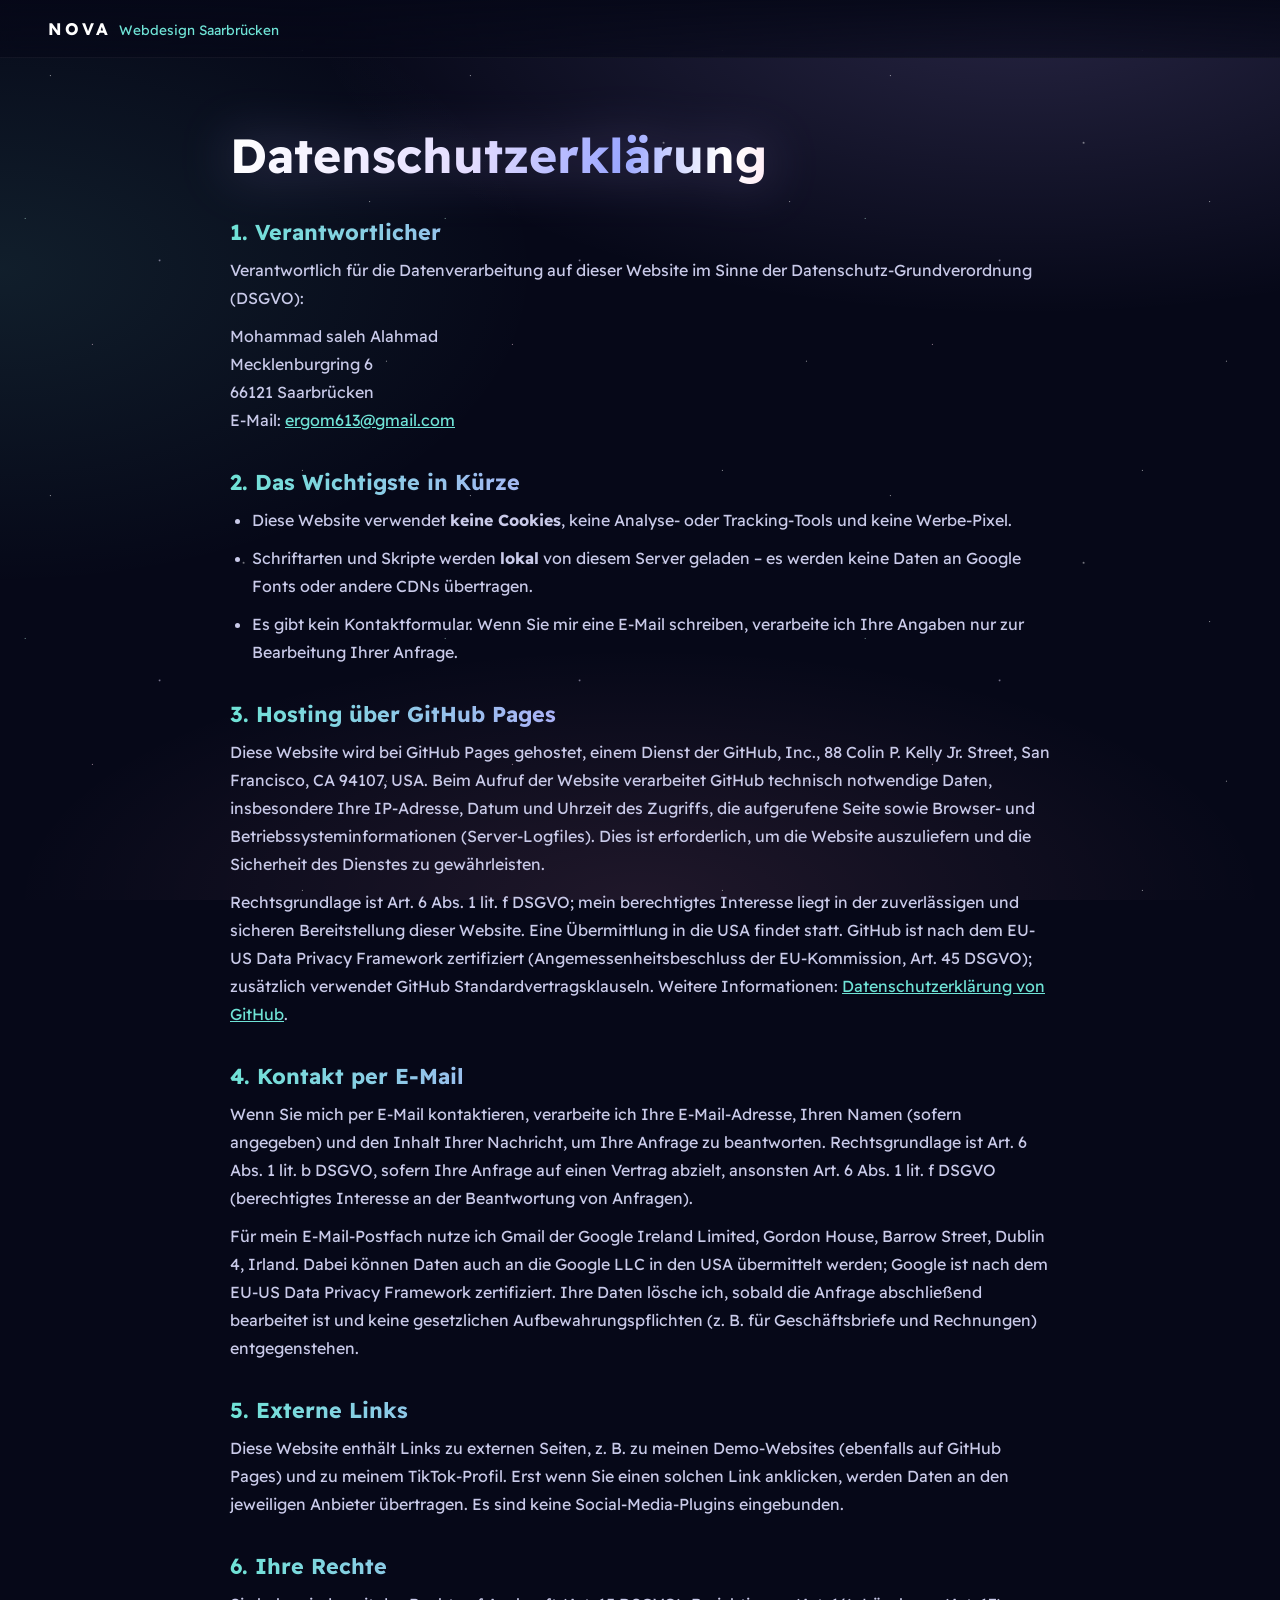
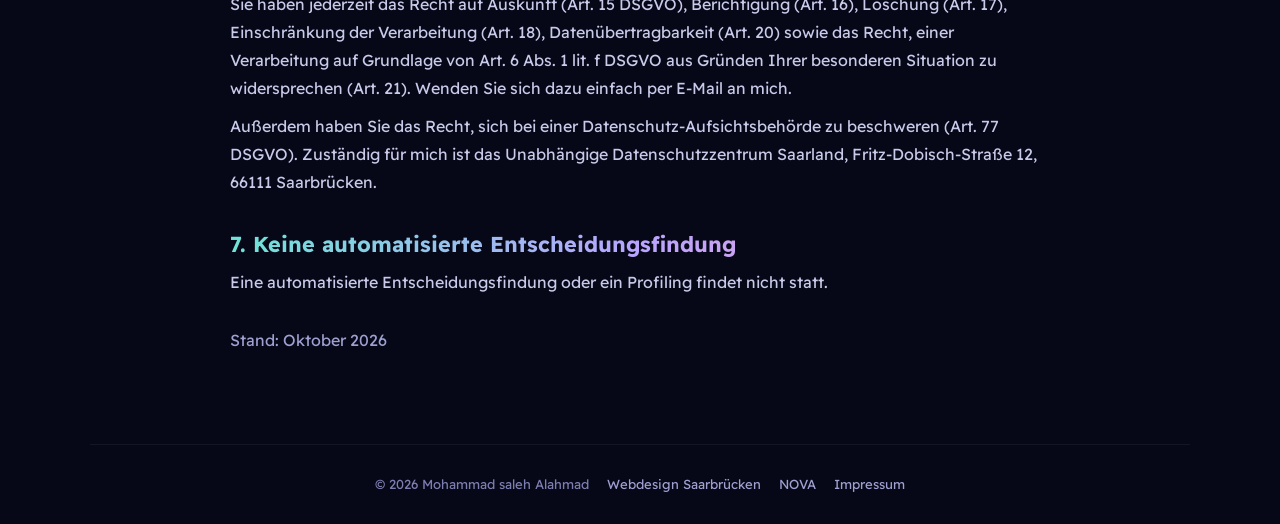
<file: datenschutz/index.html>
<!doctype html><html lang="de"><head><meta charset="utf-8"><meta name="viewport" content="width=device-width,initial-scale=1">
<title>Datenschutzerklärung | Webdesign Saarbrücken – Mohammad Alahmad</title><meta name="robots" content="noindex,follow">
<link rel="canonical" href="https://alphamhs614-cmd.github.io/mohammad-webdesign/datenschutz/"><meta name="theme-color" content="#060818">
<link rel="stylesheet" href="../assets/fonts.css"><link rel="stylesheet" href="../assets/de.css"></head><body>
<nav class="top"><a class="logo" href="../webdesign-saarbruecken/">NOVA<span>Webdesign Saarbrücken</span></a></nav>
<main class="wrap legal">
<h1>Datenschutzerklärung</h1>
<h2>1. Verantwortlicher</h2>
<p>Verantwortlich für die Datenverarbeitung auf dieser Website im Sinne der Datenschutz-Grundverordnung (DSGVO):</p>
<p>Mohammad saleh Alahmad<br>Mecklenburgring 6<br>66121 Saarbrücken<br>E-Mail: <a href="mailto:ergom613@gmail.com">ergom613@gmail.com</a></p>

<h2>2. Das Wichtigste in Kürze</h2>
<ul><li>Diese Website verwendet <strong>keine Cookies</strong>, keine Analyse- oder Tracking-Tools und keine Werbe-Pixel.</li>
<li>Schriftarten und Skripte werden <strong>lokal</strong> von diesem Server geladen – es werden keine Daten an Google Fonts oder andere CDNs übertragen.</li>
<li>Es gibt kein Kontaktformular. Wenn Sie mir eine E-Mail schreiben, verarbeite ich Ihre Angaben nur zur Bearbeitung Ihrer Anfrage.</li></ul>

<h2>3. Hosting über GitHub Pages</h2>
<p>Diese Website wird bei GitHub Pages gehostet, einem Dienst der GitHub, Inc., 88 Colin P. Kelly Jr. Street, San Francisco, CA 94107, USA. Beim Aufruf der Website verarbeitet GitHub technisch notwendige Daten, insbesondere Ihre IP-Adresse, Datum und Uhrzeit des Zugriffs, die aufgerufene Seite sowie Browser- und Betriebssysteminformationen (Server-Logfiles). Dies ist erforderlich, um die Website auszuliefern und die Sicherheit des Dienstes zu gewährleisten.</p>
<p>Rechtsgrundlage ist Art. 6 Abs. 1 lit. f DSGVO; mein berechtigtes Interesse liegt in der zuverlässigen und sicheren Bereitstellung dieser Website. Eine Übermittlung in die USA findet statt. GitHub ist nach dem EU-US Data Privacy Framework zertifiziert (Angemessenheitsbeschluss der EU-Kommission, Art. 45 DSGVO); zusätzlich verwendet GitHub Standardvertragsklauseln. Weitere Informationen: <a href="https://docs.github.com/de/site-policy/privacy-policies/github-general-privacy-statement" target="_blank" rel="noopener">Datenschutzerklärung von GitHub</a>.</p>

<h2>4. Kontakt per E-Mail</h2>
<p>Wenn Sie mich per E-Mail kontaktieren, verarbeite ich Ihre E-Mail-Adresse, Ihren Namen (sofern angegeben) und den Inhalt Ihrer Nachricht, um Ihre Anfrage zu beantworten. Rechtsgrundlage ist Art. 6 Abs. 1 lit. b DSGVO, sofern Ihre Anfrage auf einen Vertrag abzielt, ansonsten Art. 6 Abs. 1 lit. f DSGVO (berechtigtes Interesse an der Beantwortung von Anfragen).</p>
<p>Für mein E-Mail-Postfach nutze ich Gmail der Google Ireland Limited, Gordon House, Barrow Street, Dublin 4, Irland. Dabei können Daten auch an die Google LLC in den USA übermittelt werden; Google ist nach dem EU-US Data Privacy Framework zertifiziert. Ihre Daten lösche ich, sobald die Anfrage abschließend bearbeitet ist und keine gesetzlichen Aufbewahrungspflichten (z. B. für Geschäftsbriefe und Rechnungen) entgegenstehen.</p>

<h2>5. Externe Links</h2>
<p>Diese Website enthält Links zu externen Seiten, z. B. zu meinen Demo-Websites (ebenfalls auf GitHub Pages) und zu meinem TikTok-Profil. Erst wenn Sie einen solchen Link anklicken, werden Daten an den jeweiligen Anbieter übertragen. Es sind keine Social-Media-Plugins eingebunden.</p>

<h2>6. Ihre Rechte</h2>
<p>Sie haben jederzeit das Recht auf Auskunft (Art. 15 DSGVO), Berichtigung (Art. 16), Löschung (Art. 17), Einschränkung der Verarbeitung (Art. 18), Datenübertragbarkeit (Art. 20) sowie das Recht, einer Verarbeitung auf Grundlage von Art. 6 Abs. 1 lit. f DSGVO aus Gründen Ihrer besonderen Situation zu widersprechen (Art. 21). Wenden Sie sich dazu einfach per E-Mail an mich.</p>
<p>Außerdem haben Sie das Recht, sich bei einer Datenschutz-Aufsichtsbehörde zu beschweren (Art. 77 DSGVO). Zuständig für mich ist das Unabhängige Datenschutzzentrum Saarland, Fritz-Dobisch-Straße 12, 66111 Saarbrücken.</p>

<h2>7. Keine automatisierte Entscheidungsfindung</h2>
<p>Eine automatisierte Entscheidungsfindung oder ein Profiling findet nicht statt.</p>
<p style="margin-top:30px;color:#9fa0d0">Stand: Oktober 2026</p>
</main>
<footer><span>© 2026 Mohammad saleh Alahmad</span><a href="../webdesign-saarbruecken/">Webdesign Saarbrücken</a><a href="../">NOVA</a><a href="../impressum/">Impressum</a></footer>
</body></html>
</file>
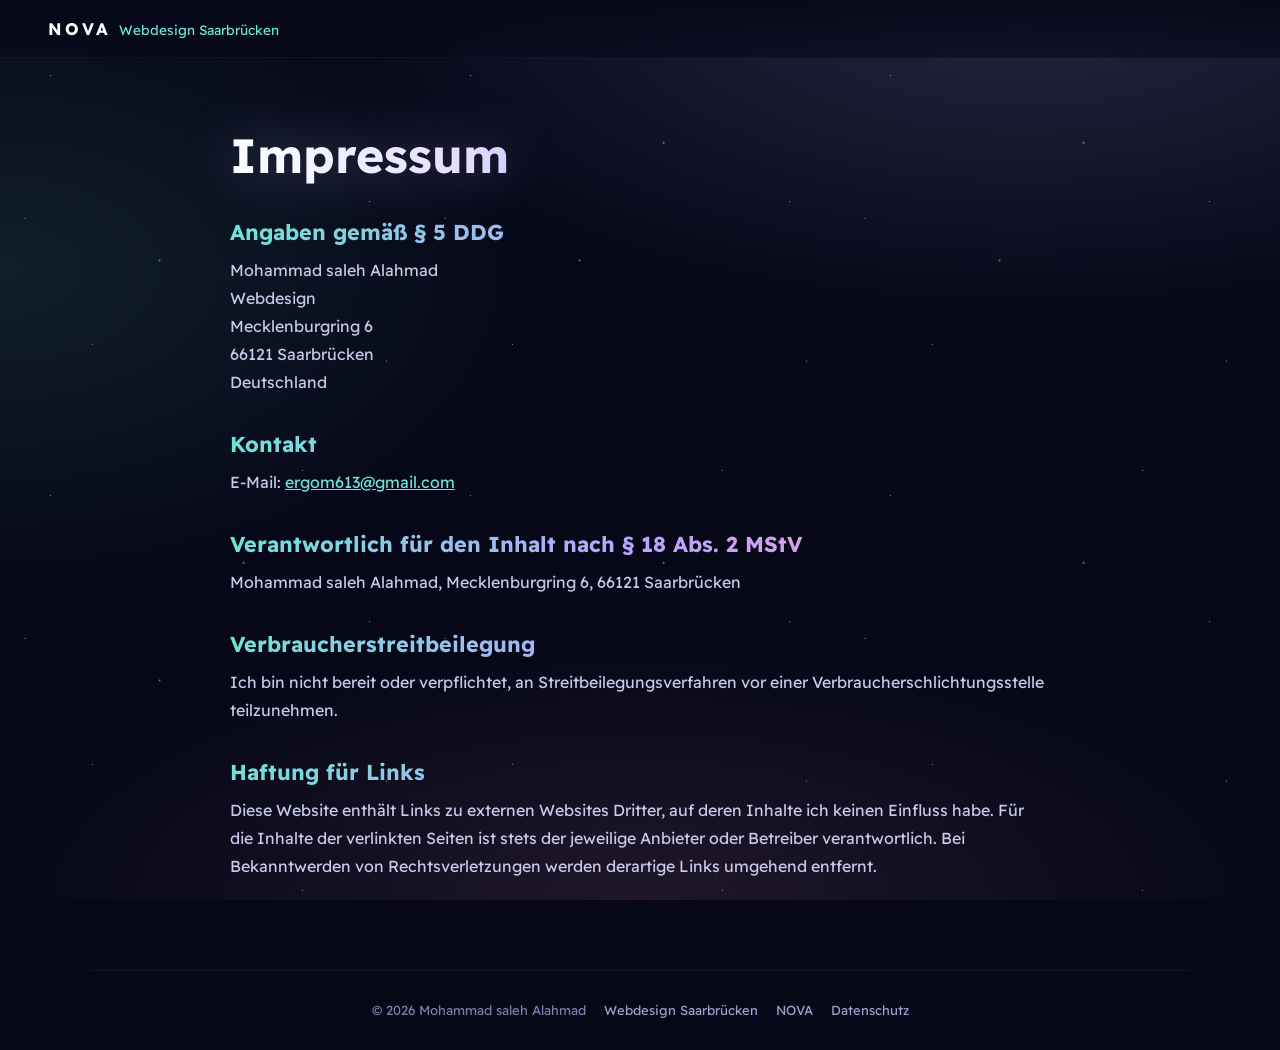
<file: impressum/index.html>
<!doctype html><html lang="de"><head><meta charset="utf-8"><meta name="viewport" content="width=device-width,initial-scale=1">
<title>Impressum | Webdesign Saarbrücken – Mohammad Alahmad</title><meta name="robots" content="noindex,follow">
<link rel="canonical" href="https://alphamhs614-cmd.github.io/mohammad-webdesign/impressum/"><meta name="theme-color" content="#060818">
<link rel="stylesheet" href="../assets/fonts.css"><link rel="stylesheet" href="../assets/de.css"></head><body>
<nav class="top"><a class="logo" href="../webdesign-saarbruecken/">NOVA<span>Webdesign Saarbrücken</span></a></nav>
<main class="wrap legal">
<h1>Impressum</h1>
<h2>Angaben gemäß § 5 DDG</h2>
<p>Mohammad saleh Alahmad<br>Webdesign<br>Mecklenburgring 6<br>66121 Saarbrücken<br>Deutschland</p>
<h2>Kontakt</h2>
<p>E-Mail: <a href="mailto:ergom613@gmail.com">ergom613@gmail.com</a></p>
<h2>Verantwortlich für den Inhalt nach § 18 Abs. 2 MStV</h2>
<p>Mohammad saleh Alahmad, Mecklenburgring 6, 66121 Saarbrücken</p>
<h2>Verbraucherstreitbeilegung</h2>
<p>Ich bin nicht bereit oder verpflichtet, an Streitbeilegungsverfahren vor einer Verbraucherschlichtungsstelle teilzunehmen.</p>
<h2>Haftung für Links</h2>
<p>Diese Website enthält Links zu externen Websites Dritter, auf deren Inhalte ich keinen Einfluss habe. Für die Inhalte der verlinkten Seiten ist stets der jeweilige Anbieter oder Betreiber verantwortlich. Bei Bekanntwerden von Rechtsverletzungen werden derartige Links umgehend entfernt.</p>
</main>
<footer><span>© 2026 Mohammad saleh Alahmad</span><a href="../webdesign-saarbruecken/">Webdesign Saarbrücken</a><a href="../">NOVA</a><a href="../datenschutz/">Datenschutz</a></footer>
</body></html>
</file>
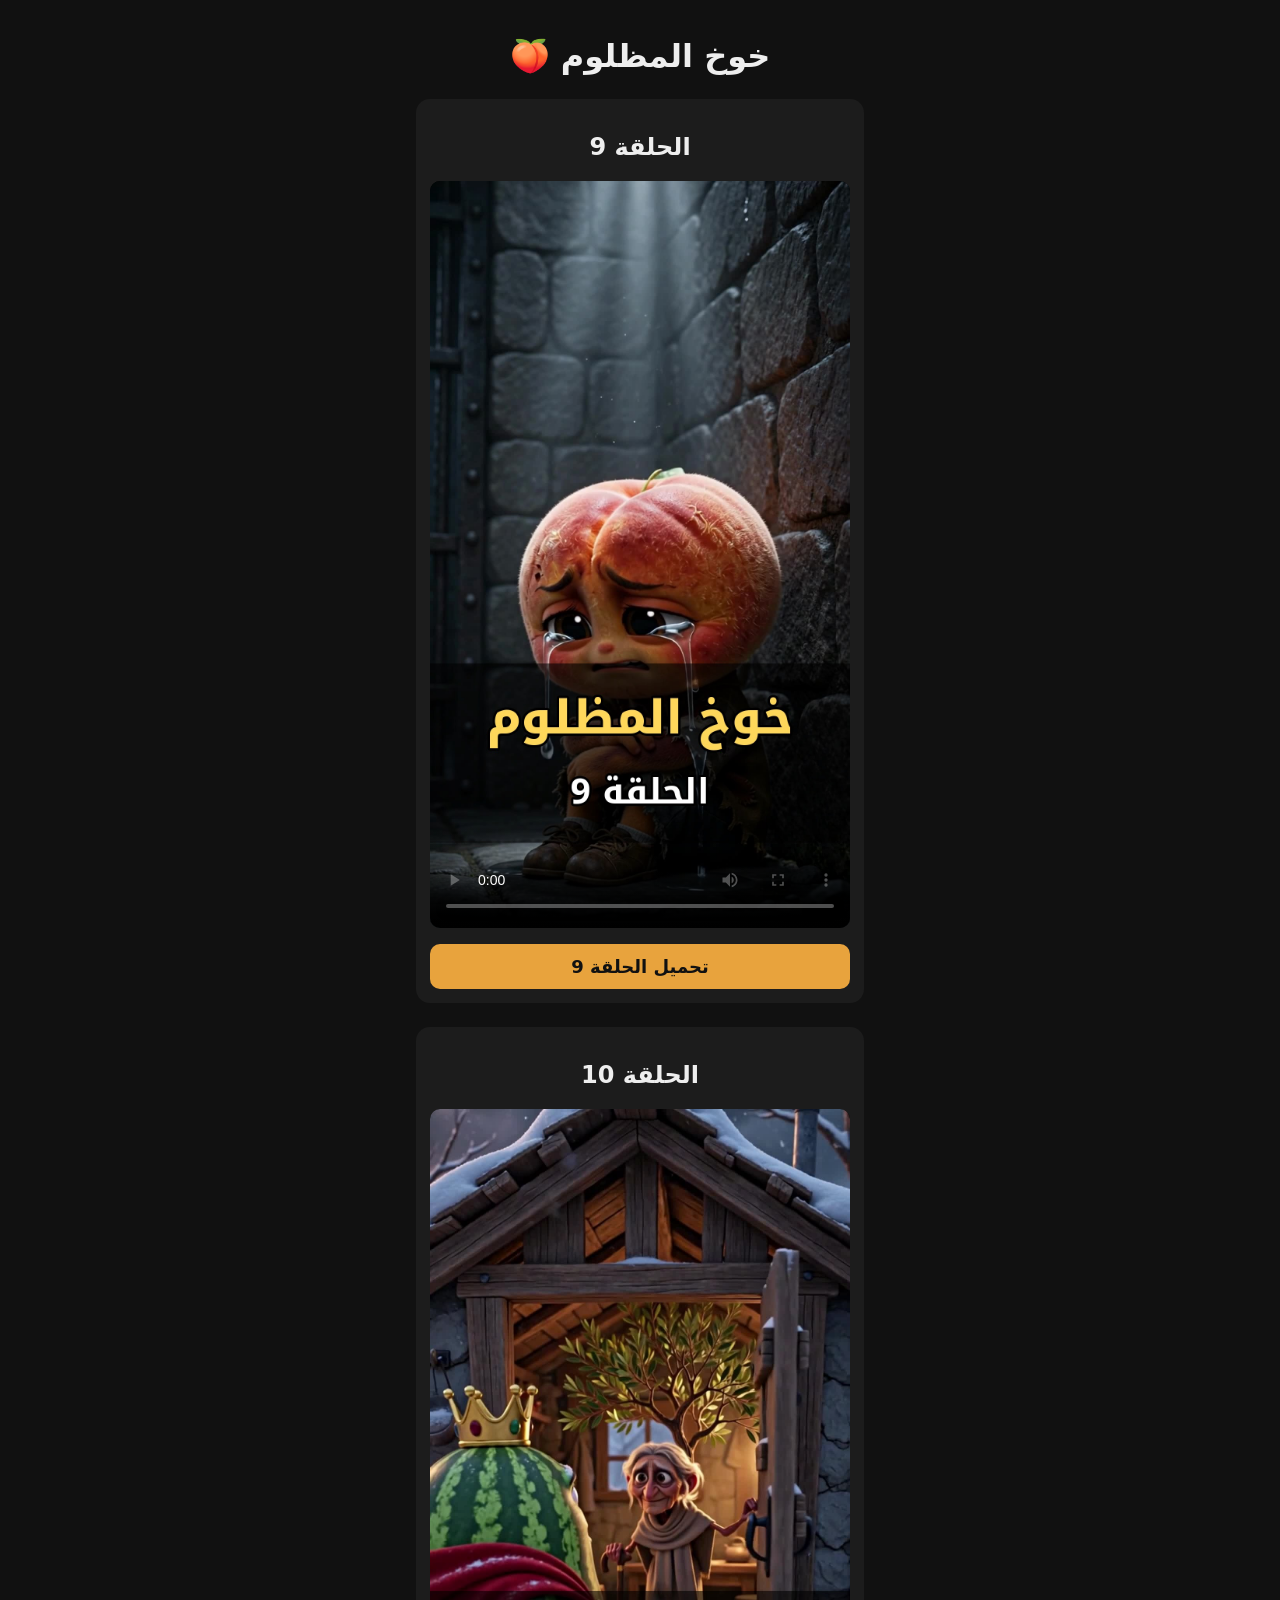
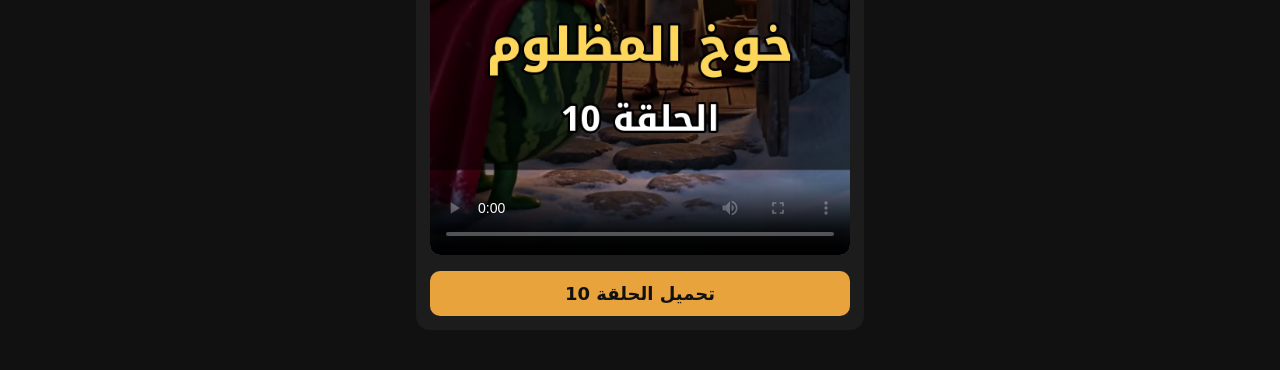
<file: khokh/index.html>
<!DOCTYPE html>
<html lang="ar" dir="rtl"><head><meta charset="utf-8"><meta name="viewport" content="width=device-width,initial-scale=1"><meta name="robots" content="noindex"><title>خوخ المظلوم – تحميل الحلقات</title>
<style>body{font-family:system-ui,Tahoma,sans-serif;background:#111;color:#eee;margin:0;padding:16px;text-align:center}.ep{max-width:420px;margin:24px auto;background:#1c1c1c;border-radius:14px;padding:14px}video{width:100%;border-radius:10px;background:#000}a.dl{display:block;margin-top:12px;padding:12px;background:#e8a33d;color:#111;border-radius:10px;font-weight:bold;text-decoration:none;font-size:18px}</style></head><body>
<h1>خوخ المظلوم 🍑</h1>
<div class="ep"><h2>الحلقة 9</h2><video controls preload="metadata" playsinline poster="ep9_cover.jpg" src="ep9.mp4"></video><a class="dl" href="ep9.mp4" download="khokh_ep9.mp4">تحميل الحلقة 9</a></div>
<div class="ep"><h2>الحلقة 10</h2><video controls preload="metadata" playsinline poster="ep10_cover.jpg" src="ep10.mp4"></video><a class="dl" href="ep10.mp4" download="khokh_ep10.mp4">تحميل الحلقة 10</a></div>
</body></html>
</file>
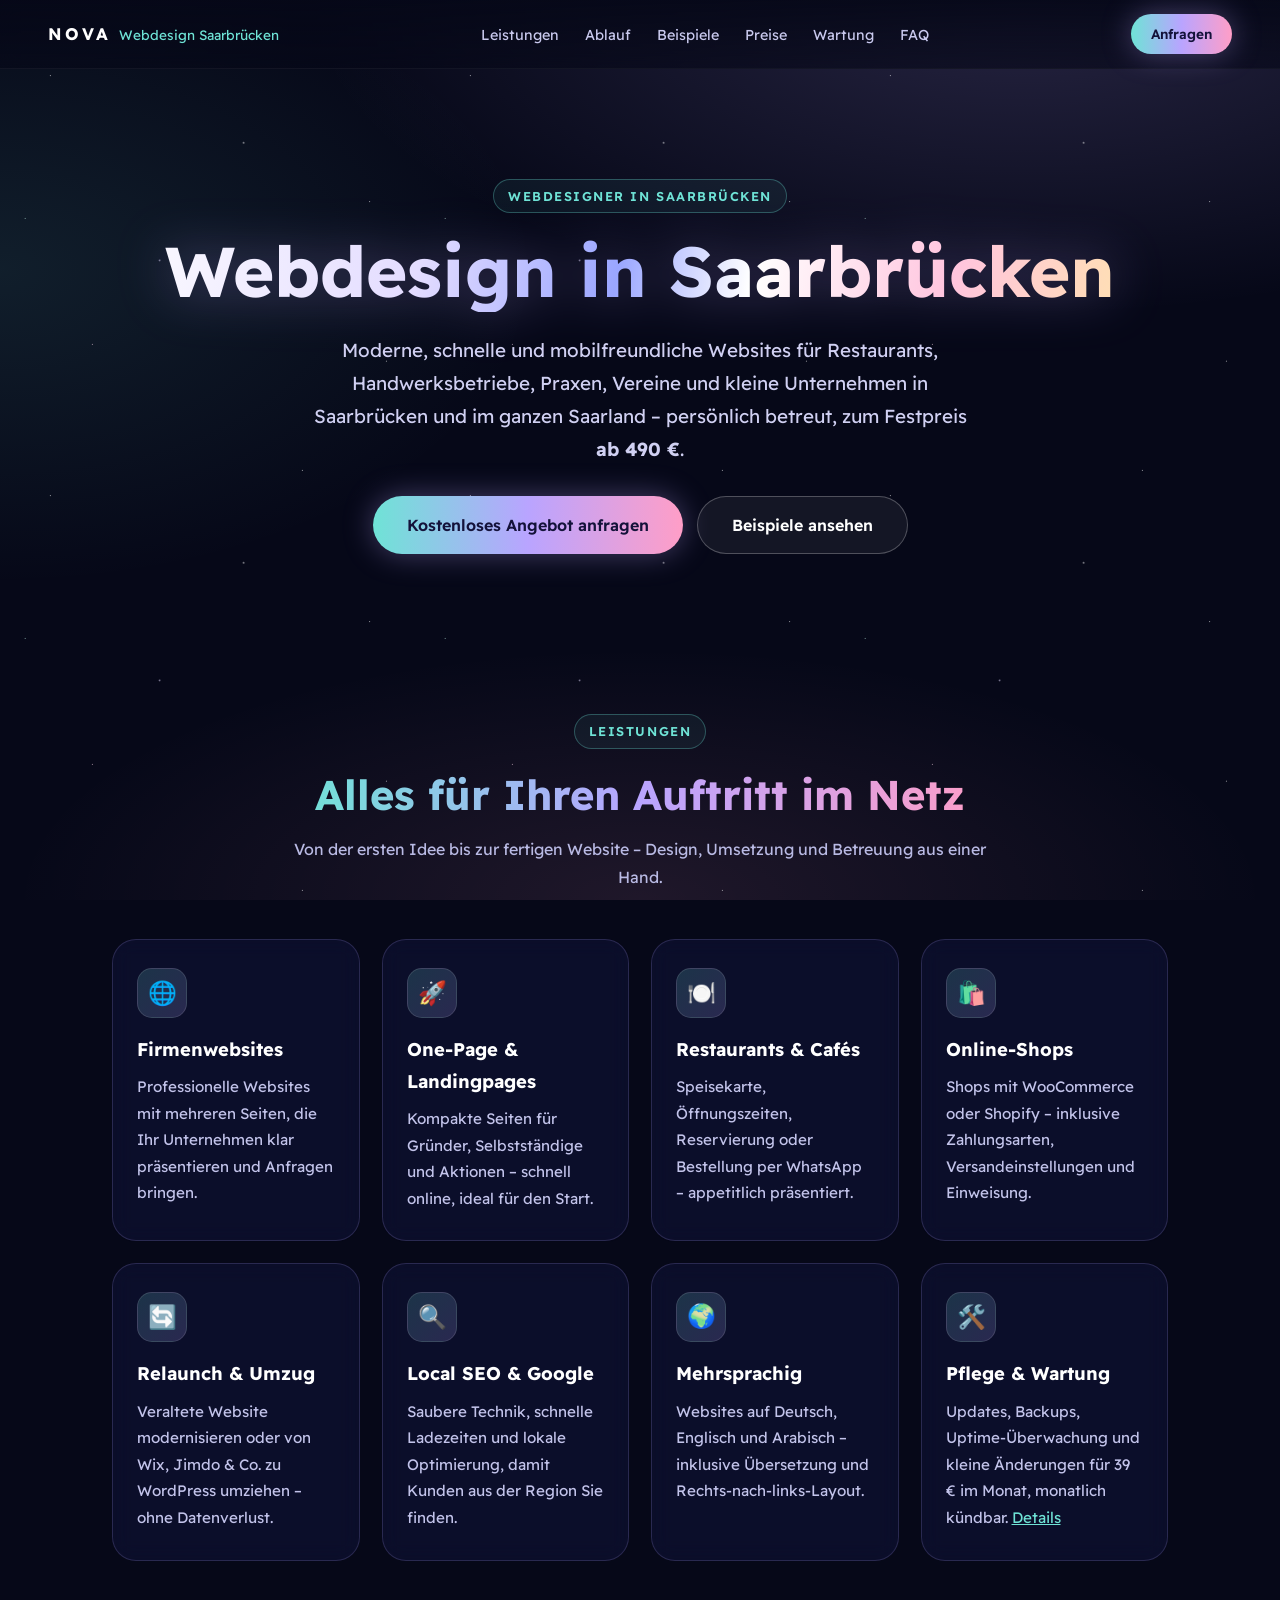
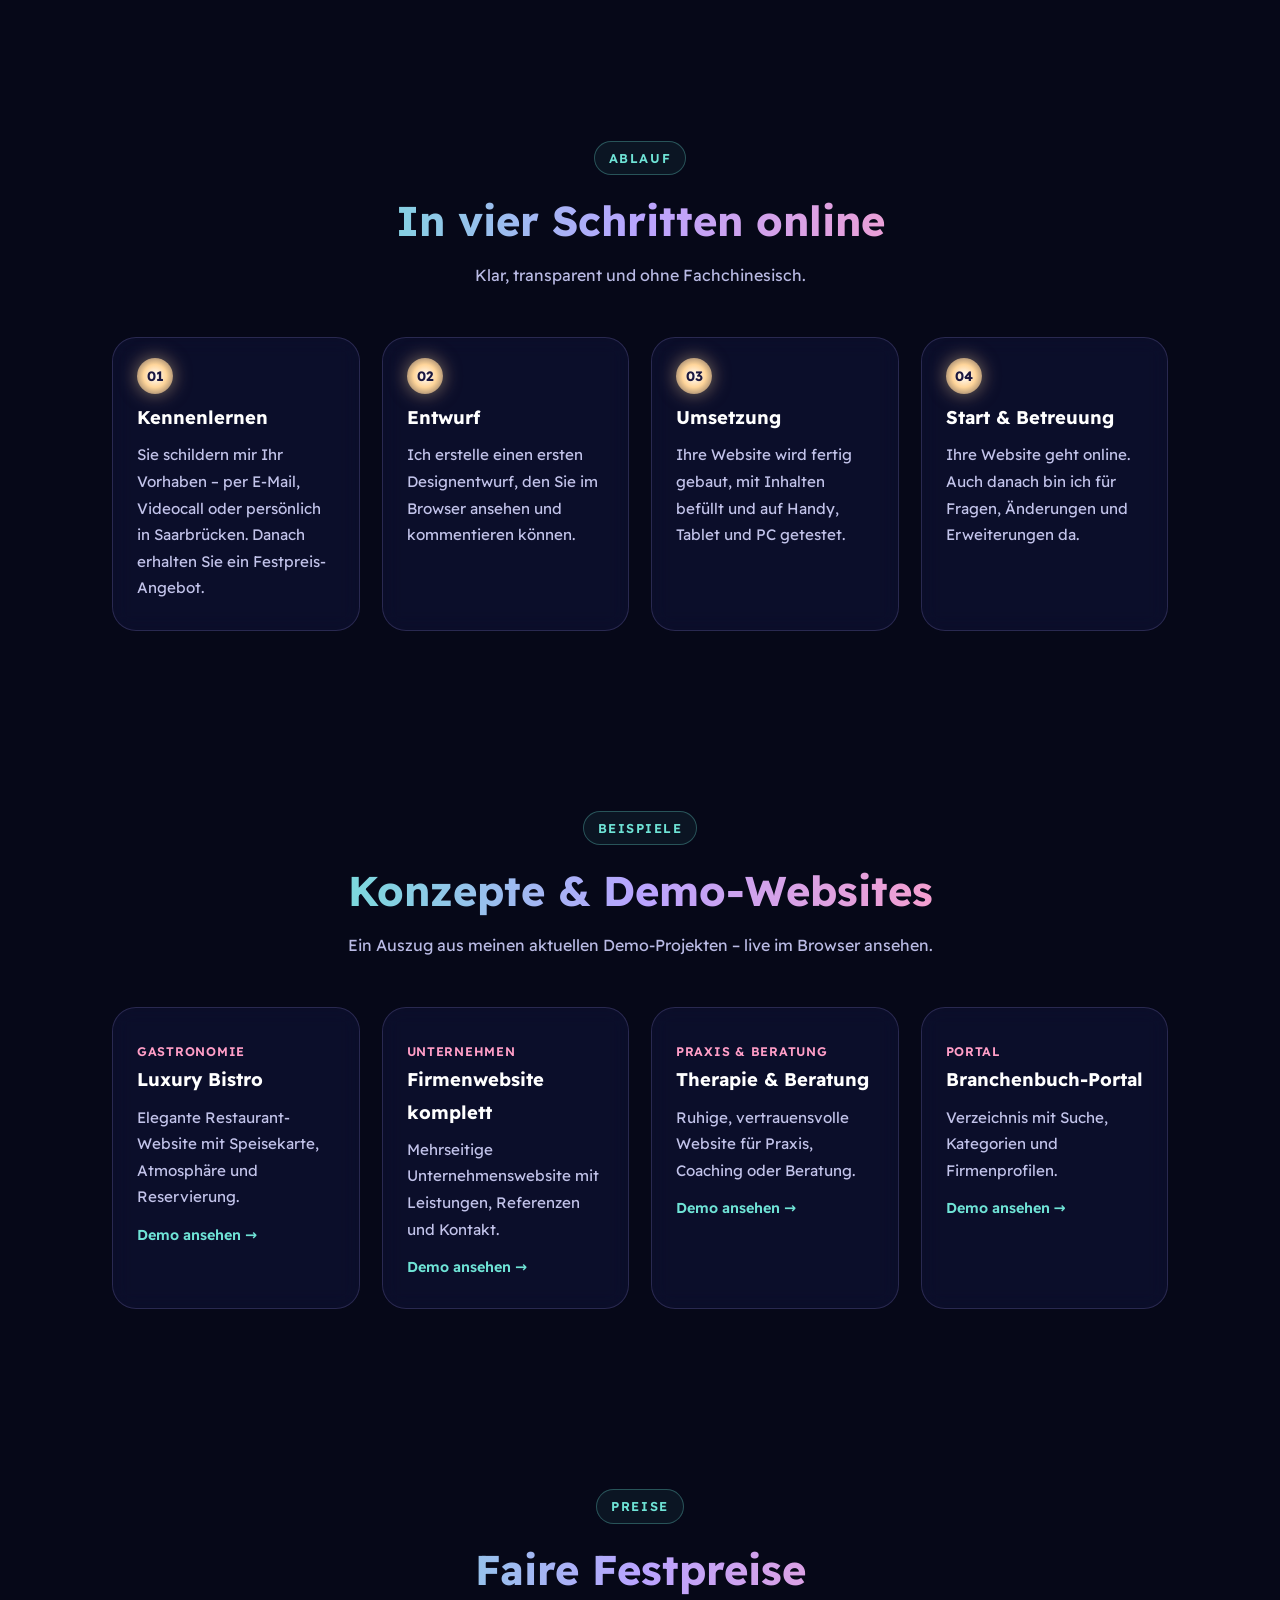
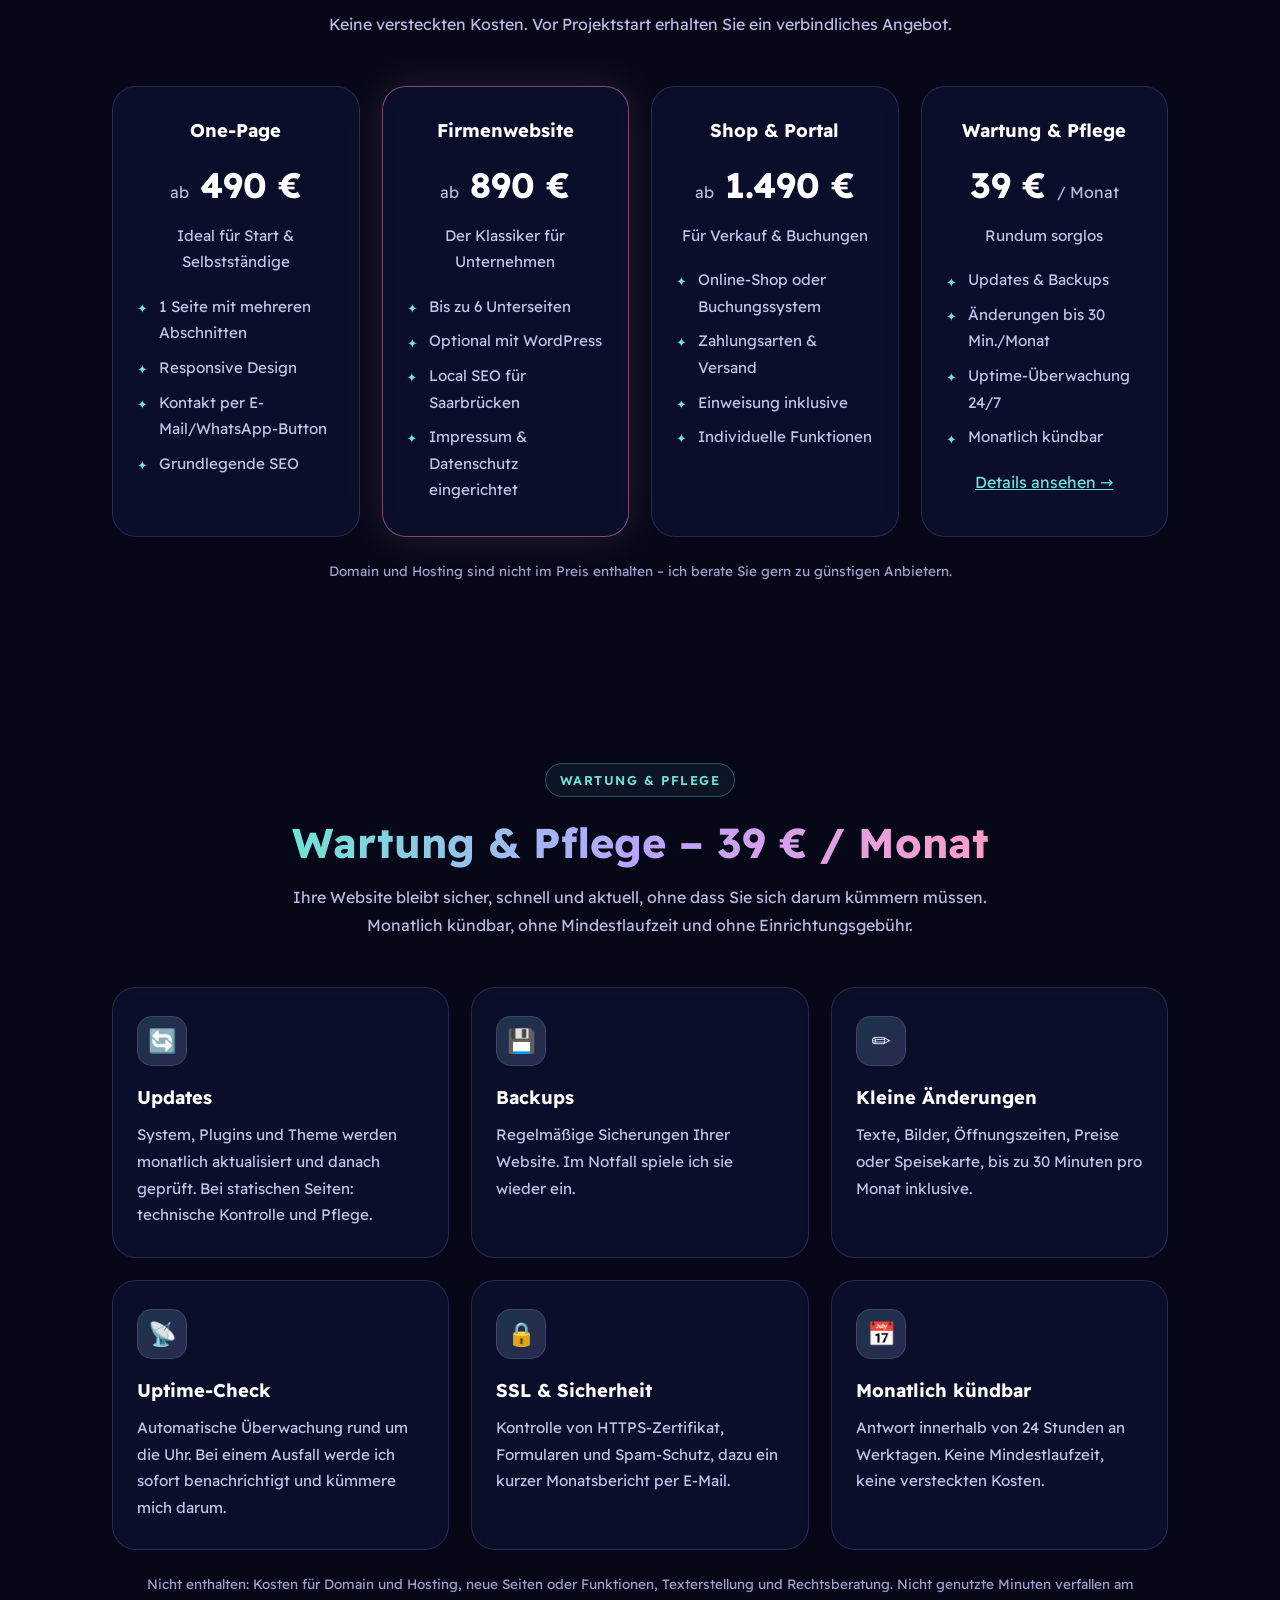
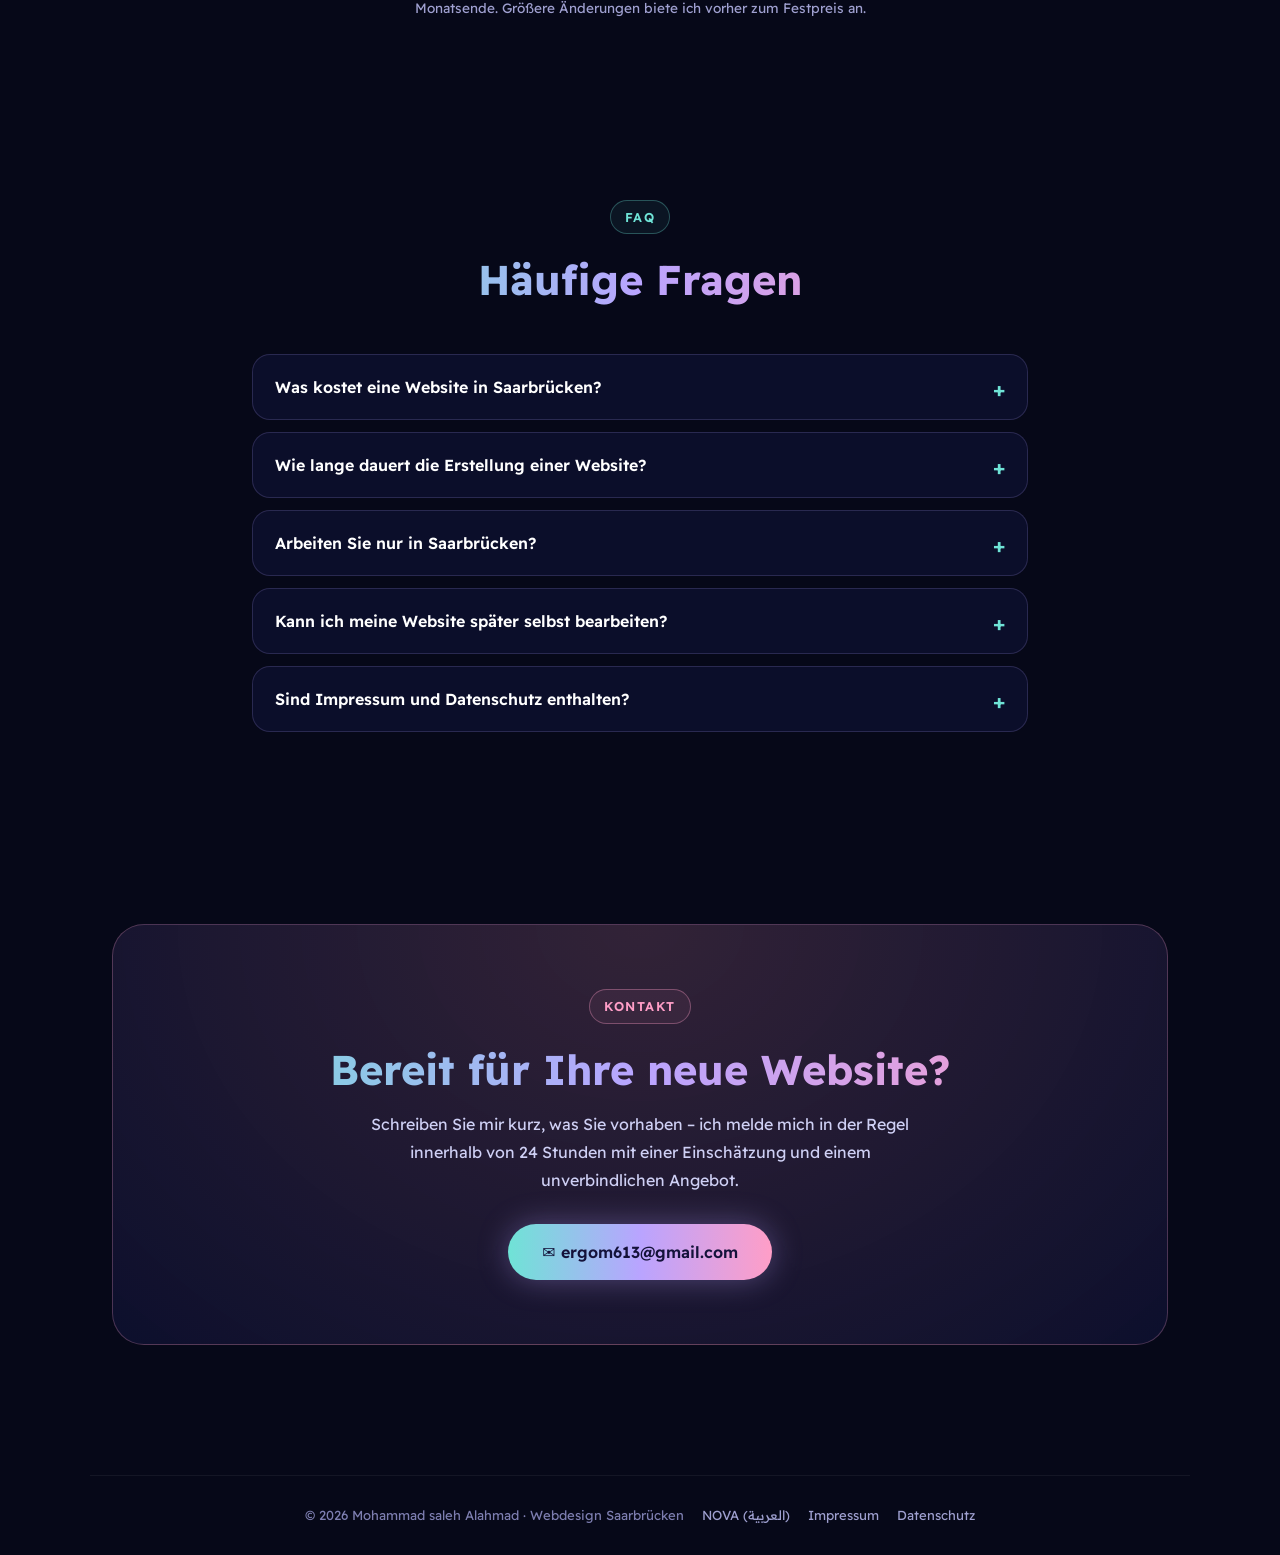
<file: webdesign-saarbruecken/index.html>
<!doctype html><html lang="de"><head><meta charset="utf-8"><meta name="viewport" content="width=device-width,initial-scale=1,viewport-fit=cover">
<title>Webdesign Saarbrücken – Moderne Websites ab 490 € | Mohammad Alahmad</title>
<meta name="description" content="Webdesign in Saarbrücken: moderne, schnelle und mobile Websites für Restaurants, Handwerk, Praxen und Unternehmen im Saarland. Festpreis ab 490 €, persönliche Betreuung.">
<link rel="canonical" href="https://alphamhs614-cmd.github.io/mohammad-webdesign/webdesign-saarbruecken/">
<link rel="alternate" hreflang="de" href="https://alphamhs614-cmd.github.io/mohammad-webdesign/webdesign-saarbruecken/"><link rel="alternate" hreflang="ar" href="https://alphamhs614-cmd.github.io/mohammad-webdesign/">
<meta name="robots" content="index,follow"><meta name="theme-color" content="#060818">
<meta property="og:type" content="website"><meta property="og:locale" content="de_DE">
<meta property="og:title" content="Webdesign Saarbrücken – Moderne Websites ab 490 €">
<meta property="og:description" content="Moderne, schnelle Websites für Unternehmen in Saarbrücken und im Saarland. Festpreis ab 490 €.">
<meta property="og:url" content="https://alphamhs614-cmd.github.io/mohammad-webdesign/webdesign-saarbruecken/">
<link rel="stylesheet" href="../assets/fonts.css"><link rel="stylesheet" href="../assets/de.css">
<script type="application/ld+json">
{"@context":"https://schema.org","@graph":[
{"@type":"ProfessionalService","name":"Webdesign Saarbrücken – Mohammad Alahmad","alternateName":"NOVA Webdesign","url":"https://alphamhs614-cmd.github.io/mohammad-webdesign/webdesign-saarbruecken/","email":"ergom613@gmail.com","priceRange":"ab 490 €",
"address":{"@type":"PostalAddress","addressLocality":"Saarbrücken","postalCode":"66121","addressRegion":"Saarland","addressCountry":"DE"},
"areaServed":[{"@type":"City","name":"Saarbrücken"},{"@type":"State","name":"Saarland"},{"@type":"Country","name":"Deutschland"}],
"knowsLanguage":["de","ar","en"],"founder":{"@type":"Person","name":"Mohammad saleh Alahmad"}},
{"@type":"FAQPage","mainEntity":[
{"@type":"Question","name":"Was kostet eine Website in Saarbrücken?","acceptedAnswer":{"@type":"Answer","text":"Eine moderne One-Page-Website gibt es bei mir ab 490 €, eine Firmenwebsite mit mehreren Seiten ab 890 €. Vor dem Start erhalten Sie ein verbindliches Festpreis-Angebot."}},
{"@type":"Question","name":"Wie lange dauert die Erstellung einer Website?","acceptedAnswer":{"@type":"Answer","text":"Eine One-Page-Website ist meist in 5–10 Werktagen fertig, eine Firmenwebsite mit mehreren Unterseiten in 2–4 Wochen – abhängig davon, wie schnell Texte und Bilder vorliegen."}},
{"@type":"Question","name":"Arbeiten Sie nur in Saarbrücken?","acceptedAnswer":{"@type":"Answer","text":"Ich sitze in Saarbrücken und betreue Kunden im ganzen Saarland persönlich. Projekte in ganz Deutschland setze ich problemlos per E-Mail und Videocall um."}},
{"@type":"Question","name":"Kann ich meine Website später selbst bearbeiten?","acceptedAnswer":{"@type":"Answer","text":"Ja. Auf Wunsch baue ich Ihre Website mit WordPress, sodass Sie Texte und Bilder selbst ändern können. Alternativ übernehme ich die Pflege für 39 € im Monat: Updates, Backups, Uptime-Überwachung und kleine Änderungen bis 30 Minuten pro Monat, monatlich kündbar."}},
{"@type":"Question","name":"Sind Impressum und Datenschutz enthalten?","acceptedAnswer":{"@type":"Answer","text":"Ich richte Impressum- und Datenschutzseite technisch ein und baue die Website DSGVO-freundlich – ohne unnötige Cookies und mit lokal eingebundenen Schriften. Eine Rechtsberatung ersetzt das nicht."}}
]}]}
</script>
</head><body>
<nav class="top"><a class="logo" href="../">NOVA<span>Webdesign Saarbrücken</span></a>
<ul><li><a href="#leistungen">Leistungen</a></li><li><a href="#ablauf">Ablauf</a></li><li><a href="#beispiele">Beispiele</a></li><li><a href="#preise">Preise</a></li><li><a href="#wartung">Wartung</a></li><li><a href="#faq">FAQ</a></li></ul>
<a class="btn" style="padding:8px 20px;font-size:.85rem" href="#kontakt">Anfragen</a></nav>
<main>
<header class="hero wrap">
 <span class="eyebrow">Webdesigner in Saarbrücken</span>
 <h1>Webdesign in Saarbrücken</h1>
 <p class="lead">Moderne, schnelle und mobilfreundliche Websites für Restaurants, Handwerksbetriebe, Praxen, Vereine und kleine Unternehmen in Saarbrücken und im ganzen Saarland – persönlich betreut, zum Festpreis <strong>ab 490 €</strong>.</p>
 <div class="btns"><a class="btn" href="mailto:ergom613@gmail.com?subject=Website-Anfrage%20(Saarbr%C3%BCcken)">Kostenloses Angebot anfragen</a><a class="btn ghost" href="#beispiele">Beispiele ansehen</a></div>
</header>

<section id="leistungen"><div class="wrap">
 <div class="head"><span class="eyebrow">Leistungen</span><h2>Alles für Ihren Auftritt im Netz</h2><p>Von der ersten Idee bis zur fertigen Website – Design, Umsetzung und Betreuung aus einer Hand.</p></div>
 <div class="grid">
  <div class="card"><div class="ic">🌐</div><h3>Firmenwebsites</h3><p>Professionelle Websites mit mehreren Seiten, die Ihr Unternehmen klar präsentieren und Anfragen bringen.</p></div>
  <div class="card"><div class="ic">🚀</div><h3>One-Page & Landingpages</h3><p>Kompakte Seiten für Gründer, Selbstständige und Aktionen – schnell online, ideal für den Start.</p></div>
  <div class="card"><div class="ic">🍽️</div><h3>Restaurants & Cafés</h3><p>Speisekarte, Öffnungszeiten, Reservierung oder Bestellung per WhatsApp – appetitlich präsentiert.</p></div>
  <div class="card"><div class="ic">🛍️</div><h3>Online-Shops</h3><p>Shops mit WooCommerce oder Shopify – inklusive Zahlungsarten, Versandeinstellungen und Einweisung.</p></div>
  <div class="card"><div class="ic">🔄</div><h3>Relaunch & Umzug</h3><p>Veraltete Website modernisieren oder von Wix, Jimdo & Co. zu WordPress umziehen – ohne Datenverlust.</p></div>
  <div class="card"><div class="ic">🔍</div><h3>Local SEO & Google</h3><p>Saubere Technik, schnelle Ladezeiten und lokale Optimierung, damit Kunden aus der Region Sie finden.</p></div>
  <div class="card"><div class="ic">🌍</div><h3>Mehrsprachig</h3><p>Websites auf Deutsch, Englisch und Arabisch – inklusive Übersetzung und Rechts-nach-links-Layout.</p></div>
  <div class="card"><div class="ic">🛠️</div><h3>Pflege & Wartung</h3><p>Updates, Backups, Uptime-Überwachung und kleine Änderungen für 39 € im Monat, monatlich kündbar. <a href="#wartung" style="text-decoration:underline">Details</a></p></div>
 </div>
</div></section>

<section id="ablauf"><div class="wrap">
 <div class="head"><span class="eyebrow">Ablauf</span><h2>In vier Schritten online</h2><p>Klar, transparent und ohne Fachchinesisch.</p></div>
 <div class="grid steps">
  <div class="card"><h3>Kennenlernen</h3><p>Sie schildern mir Ihr Vorhaben – per E-Mail, Videocall oder persönlich in Saarbrücken. Danach erhalten Sie ein Festpreis-Angebot.</p></div>
  <div class="card"><h3>Entwurf</h3><p>Ich erstelle einen ersten Designentwurf, den Sie im Browser ansehen und kommentieren können.</p></div>
  <div class="card"><h3>Umsetzung</h3><p>Ihre Website wird fertig gebaut, mit Inhalten befüllt und auf Handy, Tablet und PC getestet.</p></div>
  <div class="card"><h3>Start & Betreuung</h3><p>Ihre Website geht online. Auch danach bin ich für Fragen, Änderungen und Erweiterungen da.</p></div>
 </div>
</div></section>

<section id="beispiele"><div class="wrap">
 <div class="head"><span class="eyebrow">Beispiele</span><h2>Konzepte & Demo-Websites</h2><p>Ein Auszug aus meinen aktuellen Demo-Projekten – live im Browser ansehen.</p></div>
 <div class="grid">
  <a class="card demo" href="https://alphamhs614-cmd.github.io/webdesign-demos/luxury-bistro-concept/" target="_blank" rel="noopener"><span class="tag">GASTRONOMIE</span><h3>Luxury Bistro</h3><p>Elegante Restaurant-Website mit Speisekarte, Atmosphäre und Reservierung.</p><span class="go">Demo ansehen →</span></a>
  <a class="card demo" href="https://alphamhs614-cmd.github.io/webdesign-demos/herne-firmenwebsite-komplett/" target="_blank" rel="noopener"><span class="tag">UNTERNEHMEN</span><h3>Firmenwebsite komplett</h3><p>Mehrseitige Unternehmenswebsite mit Leistungen, Referenzen und Kontakt.</p><span class="go">Demo ansehen →</span></a>
  <a class="card demo" href="https://alphamhs614-cmd.github.io/webdesign-demos/augsburg-therapieberatung-konzept/" target="_blank" rel="noopener"><span class="tag">PRAXIS & BERATUNG</span><h3>Therapie & Beratung</h3><p>Ruhige, vertrauensvolle Website für Praxis, Coaching oder Beratung.</p><span class="go">Demo ansehen →</span></a>
  <a class="card demo" href="https://alphamhs614-cmd.github.io/webdesign-demos/branchenbuch-portal-demo/" target="_blank" rel="noopener"><span class="tag">PORTAL</span><h3>Branchenbuch-Portal</h3><p>Verzeichnis mit Suche, Kategorien und Firmenprofilen.</p><span class="go">Demo ansehen →</span></a>
 </div>
</div></section>

<section id="preise"><div class="wrap">
 <div class="head"><span class="eyebrow">Preise</span><h2>Faire Festpreise</h2><p>Keine versteckten Kosten. Vor Projektstart erhalten Sie ein verbindliches Angebot.</p></div>
 <div class="grid">
  <div class="card price"><h3>One-Page</h3><div class="amt"><small>ab</small> 490 €</div><p>Ideal für Start & Selbstständige</p><ul><li>1 Seite mit mehreren Abschnitten</li><li>Responsive Design</li><li>Kontakt per E-Mail/WhatsApp-Button</li><li>Grundlegende SEO</li></ul></div>
  <div class="card price hl"><h3>Firmenwebsite</h3><div class="amt"><small>ab</small> 890 €</div><p>Der Klassiker für Unternehmen</p><ul><li>Bis zu 6 Unterseiten</li><li>Optional mit WordPress</li><li>Local SEO für Saarbrücken</li><li>Impressum & Datenschutz eingerichtet</li></ul></div>
  <div class="card price"><h3>Shop & Portal</h3><div class="amt"><small>ab</small> 1.490 €</div><p>Für Verkauf & Buchungen</p><ul><li>Online-Shop oder Buchungssystem</li><li>Zahlungsarten & Versand</li><li>Einweisung inklusive</li><li>Individuelle Funktionen</li></ul></div>
  <div class="card price"><h3>Wartung & Pflege</h3><div class="amt">39 € <small>/ Monat</small></div><p>Rundum sorglos</p><ul><li>Updates & Backups</li><li>Änderungen bis 30 Min./Monat</li><li>Uptime-Überwachung 24/7</li><li>Monatlich kündbar</li></ul><a class="go" href="#wartung" style="display:inline-block;margin-top:.8rem">Details ansehen →</a></div>
 </div>
 <p class="note">Domain und Hosting sind nicht im Preis enthalten – ich berate Sie gern zu günstigen Anbietern.</p>
</div></section>

<section id="wartung"><div class="wrap">
 <div class="head"><span class="eyebrow">Wartung & Pflege</span><h2>Wartung & Pflege – 39 € / Monat</h2><p>Ihre Website bleibt sicher, schnell und aktuell, ohne dass Sie sich darum kümmern müssen. Monatlich kündbar, ohne Mindestlaufzeit und ohne Einrichtungsgebühr.</p></div>
 <div class="grid" style="grid-template-columns:repeat(auto-fit,minmax(300px,1fr))">
  <div class="card"><div class="ic">🔄</div><h3>Updates</h3><p>System, Plugins und Theme werden monatlich aktualisiert und danach geprüft. Bei statischen Seiten: technische Kontrolle und Pflege.</p></div>
  <div class="card"><div class="ic">💾</div><h3>Backups</h3><p>Regelmäßige Sicherungen Ihrer Website. Im Notfall spiele ich sie wieder ein.</p></div>
  <div class="card"><div class="ic">✏️</div><h3>Kleine Änderungen</h3><p>Texte, Bilder, Öffnungszeiten, Preise oder Speisekarte, bis zu 30 Minuten pro Monat inklusive.</p></div>
  <div class="card"><div class="ic">📡</div><h3>Uptime-Check</h3><p>Automatische Überwachung rund um die Uhr. Bei einem Ausfall werde ich sofort benachrichtigt und kümmere mich darum.</p></div>
  <div class="card"><div class="ic">🔒</div><h3>SSL & Sicherheit</h3><p>Kontrolle von HTTPS-Zertifikat, Formularen und Spam-Schutz, dazu ein kurzer Monatsbericht per E-Mail.</p></div>
  <div class="card"><div class="ic">📅</div><h3>Monatlich kündbar</h3><p>Antwort innerhalb von 24 Stunden an Werktagen. Keine Mindestlaufzeit, keine versteckten Kosten.</p></div>
 </div>
 <p class="note">Nicht enthalten: Kosten für Domain und Hosting, neue Seiten oder Funktionen, Texterstellung und Rechtsberatung. Nicht genutzte Minuten verfallen am Monatsende. Größere Änderungen biete ich vorher zum Festpreis an.</p>
</div></section>

<section id="faq"><div class="wrap" style="max-width:820px">
 <div class="head"><span class="eyebrow">FAQ</span><h2>Häufige Fragen</h2></div>
 <details><summary>Was kostet eine Website in Saarbrücken?</summary><p>Eine moderne One-Page-Website gibt es bei mir ab 490 €, eine Firmenwebsite mit mehreren Seiten ab 890 €. Vor dem Start erhalten Sie ein verbindliches Festpreis-Angebot.</p></details>
 <details><summary>Wie lange dauert die Erstellung einer Website?</summary><p>Eine One-Page-Website ist meist in 5–10 Werktagen fertig, eine Firmenwebsite mit mehreren Unterseiten in 2–4 Wochen – abhängig davon, wie schnell Texte und Bilder vorliegen.</p></details>
 <details><summary>Arbeiten Sie nur in Saarbrücken?</summary><p>Ich sitze in Saarbrücken und betreue Kunden im ganzen Saarland persönlich. Projekte in ganz Deutschland setze ich problemlos per E-Mail und Videocall um.</p></details>
 <details><summary>Kann ich meine Website später selbst bearbeiten?</summary><p>Ja. Auf Wunsch baue ich Ihre Website mit WordPress, sodass Sie Texte und Bilder selbst ändern können. Alternativ übernehme ich die Pflege für 39 € im Monat: Updates, Backups, Uptime-Überwachung und kleine Änderungen bis 30 Minuten pro Monat, monatlich kündbar.</p></details>
 <details><summary>Sind Impressum und Datenschutz enthalten?</summary><p>Ich richte Impressum- und Datenschutzseite technisch ein und baue die Website DSGVO-freundlich – ohne unnötige Cookies und mit lokal eingebundenen Schriften. Eine Rechtsberatung ersetzt das nicht.</p></details>
</div></section>

<section id="kontakt"><div class="wrap">
 <div class="cta"><span class="eyebrow" style="color:var(--p);border-color:rgba(255,158,199,.35);background:rgba(255,158,199,.06)">Kontakt</span>
 <h2>Bereit für Ihre neue Website?</h2>
 <p>Schreiben Sie mir kurz, was Sie vorhaben – ich melde mich in der Regel innerhalb von 24 Stunden mit einer Einschätzung und einem unverbindlichen Angebot.</p>
 <a class="btn" href="mailto:ergom613@gmail.com?subject=Website-Anfrage%20(Saarbr%C3%BCcken)">✉️ ergom613@gmail.com</a></div>
</div></section>
</main>
<footer><span>© 2026 Mohammad saleh Alahmad · Webdesign Saarbrücken</span><a href="../">NOVA (العربية)</a><a href="../impressum/">Impressum</a><a href="../datenschutz/">Datenschutz</a></footer>
</body></html>
</file>
<file: assets/fonts.css>
/* Readex Pro (SIL OFL 1.1) – lokal gehostet, keine Verbindung zu Google */
@font-face{font-family:'Readex Pro';font-style:normal;font-weight:300 700;font-display:swap;src:url(fonts/readex-arabic.woff2) format('woff2');unicode-range:U+0600-06FF,U+0750-077F,U+0870-0891,U+0897-08E1,U+08E3-08FF,U+200C-200E,U+2010-2011,U+204F,U+2E41,U+FB50-FDFF,U+FE70-FE74,U+FE76-FEFC}
@font-face{font-family:'Readex Pro';font-style:normal;font-weight:300 700;font-display:swap;src:url(fonts/readex-latin-ext.woff2) format('woff2');unicode-range:U+0100-02BA,U+02BD-02C5,U+02C7-02CC,U+02CE-02D7,U+02DD-02FF,U+0304,U+0308,U+0329,U+1D00-1DBF,U+1E00-1E9F,U+1EF2-1EFF,U+2020,U+20A0-20AB,U+20AD-20C4,U+2113,U+2C60-2C7F,U+A720-A7FF}
@font-face{font-family:'Readex Pro';font-style:normal;font-weight:300 700;font-display:swap;src:url(fonts/readex-latin.woff2) format('woff2');unicode-range:U+0000-00FF,U+0131,U+0152-0153,U+02BB-02BC,U+02C6,U+02DA,U+02DC,U+0304,U+0308,U+0329,U+2000-206F,U+20AC,U+2122,U+2191,U+2193,U+2212,U+2215,U+FEFF,U+FFFD}
</file>
<file: assets/de.css>
:root{--bg:#060818;--v:#b9a4ff;--t:#6fe3d6;--p:#ff9ec7;--g:#ffd59a;--tx:#ecebff}
*{box-sizing:border-box;margin:0;padding:0}
html{background:var(--bg);scroll-behavior:smooth}
body{font-family:"Readex Pro",system-ui,sans-serif;color:var(--tx);line-height:1.75;-webkit-font-smoothing:antialiased;min-height:100vh;
 background:radial-gradient(ellipse 80% 50% at 80% 0%,rgba(185,164,255,.18),transparent 70%),radial-gradient(ellipse 60% 50% at 0% 30%,rgba(111,227,214,.10),transparent 70%),radial-gradient(ellipse 70% 40% at 50% 100%,rgba(255,158,199,.10),transparent 70%),var(--bg);background-attachment:fixed}
body:before{content:"";position:fixed;inset:0;pointer-events:none;z-index:0;opacity:.55;
 background-image:radial-gradient(1px 1px at 12% 18%,#fff,transparent),radial-gradient(1px 1px at 72% 12%,#fff,transparent),radial-gradient(1.5px 1.5px at 38% 62%,#e3dcff,transparent),radial-gradient(1px 1px at 88% 48%,#fff,transparent),radial-gradient(1px 1px at 22% 82%,#ffd9ec,transparent),radial-gradient(1.5px 1.5px at 58% 34%,#fff,transparent),radial-gradient(1px 1px at 92% 86%,#fff,transparent),radial-gradient(1px 1px at 6% 52%,#cfe,transparent);background-size:420px 420px;animation:tw 8s ease-in-out infinite alternate}
@keyframes tw{to{opacity:.25}}
a{color:var(--t)}
nav.top{position:sticky;top:0;z-index:10;display:flex;align-items:center;justify-content:space-between;gap:20px;padding:14px clamp(18px,4vw,48px);background:linear-gradient(#060818ee,#06081899);backdrop-filter:blur(8px);border-bottom:1px solid rgba(255,255,255,.05)}
.logo{font-weight:700;letter-spacing:.2em;text-decoration:none;color:#fff;font-size:1.05rem}.logo span{color:var(--t);letter-spacing:0;font-weight:400;margin-left:8px;font-size:.85rem}
nav.top ul{display:flex;gap:26px;list-style:none}nav.top ul a{color:#c9c9ee;text-decoration:none;font-size:.9rem}nav.top ul a:hover{color:#fff}
main,footer{position:relative;z-index:1}
.wrap{max-width:1100px;margin:0 auto;padding:0 22px}
section{padding:90px 0}
.hero{padding:110px 0 70px;text-align:center}
.eyebrow{display:inline-block;font-size:.8rem;font-weight:600;letter-spacing:.12em;color:var(--t);padding:5px 14px;border:1px solid rgba(111,227,214,.3);border-radius:99px;background:rgba(111,227,214,.06);margin-bottom:18px;text-transform:uppercase}
h1{font-size:clamp(2.2rem,6.4vw,4.4rem);line-height:1.15;font-weight:700;background:linear-gradient(100deg,#fff 0%,#e3dcff 30%,#9aa6ff 48%,#fff 60%,#ffc4de 78%,#ffe2b0 95%);-webkit-background-clip:text;background-clip:text;color:transparent;filter:drop-shadow(0 0 26px rgba(185,164,255,.35))}
.hero p.lead{max-width:680px;margin:22px auto 0;font-size:clamp(1rem,2.2vw,1.18rem);color:#d0d0f2}
h2{font-size:clamp(1.7rem,4.2vw,2.6rem);line-height:1.3;margin-bottom:14px;background:linear-gradient(90deg,var(--t),var(--v),var(--p));-webkit-background-clip:text;background-clip:text;color:transparent}
.head{text-align:center;max-width:700px;margin:0 auto 48px}.head p{color:#b9bae4}
.grid{display:grid;gap:22px;grid-template-columns:repeat(auto-fit,minmax(230px,1fr))}
.card{padding:28px 24px;border-radius:24px;background:rgba(16,19,54,.62);border:1px solid rgba(185,164,255,.18);backdrop-filter:blur(10px);transition:transform .4s,box-shadow .4s}
.card:hover{transform:translateY(-5px);box-shadow:0 0 40px rgba(111,227,214,.14)}
.card h3{font-size:1.15rem;margin-bottom:8px;color:#fff}.card p,.card li{color:#c2c3ea;font-size:.95rem}
.ic{width:50px;height:50px;border-radius:15px;display:grid;place-items:center;font-size:1.45rem;background:linear-gradient(135deg,rgba(111,227,214,.18),rgba(185,164,255,.18));border:1px solid rgba(255,255,255,.12);margin-bottom:16px}
.steps{counter-reset:s}.steps .card{position:relative;padding-top:64px}.steps .card:before{counter-increment:s;content:"0" counter(s);position:absolute;top:20px;left:24px;width:36px;height:36px;border-radius:50%;display:grid;place-items:center;font-weight:700;font-size:.85rem;color:#1b1840;background:radial-gradient(circle,#fff 0,var(--g) 45%,rgba(255,213,154,.4) 100%);box-shadow:0 0 18px rgba(255,213,154,.5)}
.demo{display:block;text-decoration:none;color:inherit}.demo .tag{font-size:.78rem;color:var(--p);font-weight:600;letter-spacing:.06em}.demo .go{display:inline-block;margin-top:12px;color:var(--t);font-weight:600;font-size:.9rem}
.price{text-align:center}.price .amt{font-size:2.2rem;font-weight:700;color:#fff;margin:6px 0}.price .amt small{font-size:1rem;color:#b9bae4;font-weight:400}.price ul{list-style:none;text-align:left;margin-top:14px}.price li{padding:4px 0 4px 22px;position:relative}.price li:before{content:"✦";position:absolute;left:0;color:var(--t);font-size:.8rem;top:7px}
.price.hl{border-color:rgba(255,158,199,.45);box-shadow:0 0 40px rgba(255,158,199,.14)}
.note{text-align:center;color:#9fa0d0;font-size:.85rem;margin-top:22px}
details{background:rgba(16,19,54,.62);border:1px solid rgba(185,164,255,.18);border-radius:18px;padding:18px 22px;margin-bottom:12px}
summary{cursor:pointer;font-weight:600;color:#fff;list-style:none;position:relative;padding-right:28px}summary::-webkit-details-marker{display:none}summary:after{content:"+";position:absolute;right:0;top:-2px;color:var(--t);font-size:1.3rem}details[open] summary:after{content:"–"}
details p{color:#c2c3ea;margin-top:10px}
.cta{text-align:center;padding:64px 26px;border-radius:32px;background:radial-gradient(ellipse at top,rgba(255,158,199,.18),rgba(16,19,54,.7));border:1px solid rgba(255,158,199,.25)}
.cta p{color:#cfd0f5;max-width:560px;margin:0 auto 30px}
.btn{display:inline-flex;align-items:center;gap:10px;padding:14px 34px;border-radius:99px;font-weight:600;text-decoration:none;color:#14123a;background:linear-gradient(90deg,var(--t),var(--v),var(--p));box-shadow:0 0 30px rgba(185,164,255,.35);transition:transform .3s}.btn:hover{transform:scale(1.05)}
.btn.ghost{background:rgba(255,255,255,.06);color:#fff;border:1px solid rgba(255,255,255,.25);box-shadow:none}
.btns{display:flex;gap:14px;justify-content:center;flex-wrap:wrap;margin-top:30px}
.legal{padding:70px 0 40px;max-width:820px}.legal h1{font-size:clamp(2rem,5vw,3rem);margin-bottom:30px}
.legal h2{font-size:1.35rem;margin:34px 0 10px}.legal h3{font-size:1.05rem;margin:22px 0 6px;color:#fff}.legal p,.legal li{color:#c9cae9;margin-bottom:10px}.legal ul{padding-left:22px}
footer{border-top:1px solid rgba(255,255,255,.06);max-width:1100px;margin:40px auto 0;padding:28px 22px;display:flex;justify-content:center;gap:18px;flex-wrap:wrap;font-size:.82rem;color:#7d7eb0}
footer a{color:#9fa0d0;text-decoration:none}footer a:hover{color:#fff}
@media(max-width:760px){nav.top ul{display:none}section{padding:64px 0}}
@media(prefers-reduced-motion:reduce){*{animation:none!important;transition:none!important}}
</file>
